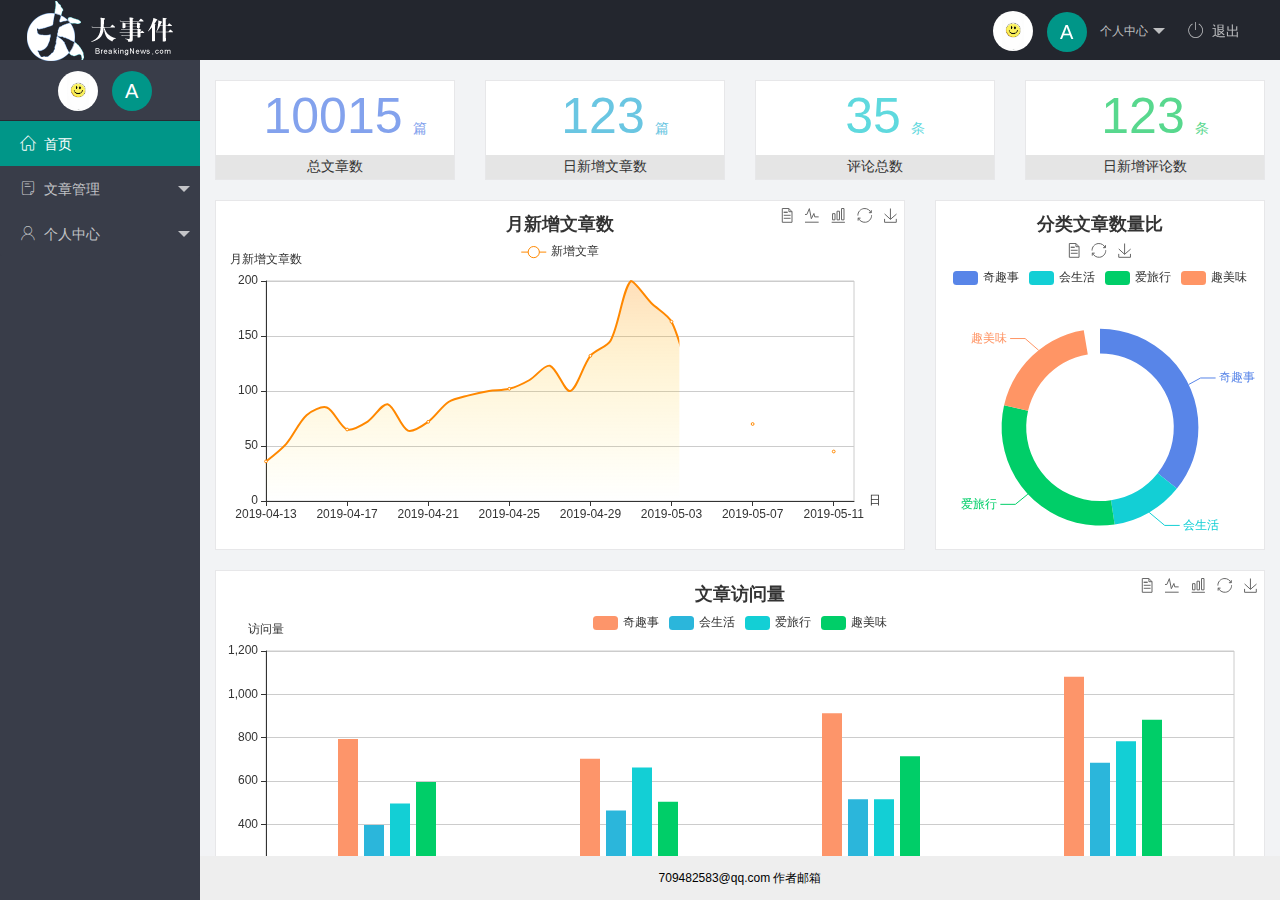
<file: index.html>
<!DOCTYPE html>
<html lang="en">
  <head>
    <meta charset="UTF-8" />
    <meta name="viewport" content="width=device-width, initial-scale=1.0" />
    <title>后台主页</title>
    <!-- 导入 layui 的样式表 -->
    <link rel="stylesheet" href="/assets/lib/layui/css/layui.css" />
    <!-- 导入第三方图标库 -->
    <link rel="stylesheet" href="/assets/fonts/iconfont.css" />
    <!-- 导入自己的样式表 -->
    <link rel="stylesheet" href="/assets/css/index.css" />
  </head>
  <body class="layui-layout-body">
    <div class="layui-layout layui-layout-admin">
      <div class="layui-header">
        <div class="layui-logo">
          <img src="/assets/images/logo.png" alt="" />
        </div>
        <!-- 头部区域（可配合layui已有的水平导航） -->
        <ul class="layui-nav layui-layout-right">
          <li class="layui-nav-item">
            <a href="javascript:;" class="userinfo">
              <img src="/assets/images/touxiang11.webp" class="layui-nav-img" />
              <span class="text-avatar">A</span>
              个人中心
            </a>
            <dl class="layui-nav-child">
              <dd><a href="">基本资料</a></dd>
              <dd><a href="">更换头像</a></dd>
              <dd><a href="">重置密码</a></dd>
            </dl>
          </li>
          <li class="layui-nav-item">
            <a href="javascript:;"  id="btnLogout"><span class="iconfont icon-tuichu"></span>退出</a>
          </li>
        </ul>
      </div>

      <div class="layui-side layui-bg-black">
        <div class="layui-side-scroll">
          <div class="userinfo">
            <img src="/assets/images/touxiang11.webp" class="layui-nav-img" />
            <span class="text-avatar">A</span>
            <span id="welcome"></span>
          </div>
          <!-- 左侧导航区域（可配合layui已有的垂直导航） -->
          <ul class="layui-nav layui-nav-tree" lay-shrink="all">
            <li class="layui-nav-item layui-this">
              <a href="/home/dashboard.html" target="fm"
                ><span class="iconfont icon-home"></span>首页</a
              >
            </li>
            <li class="layui-nav-item">
              <a class="" href="javascript:;"
                ><span class="iconfont icon-16"></span>文章管理</a
              >
              <dl class="layui-nav-child">
                <dd>
                  <a href="javascript:;"
                    ><i class="layui-icon layui-icon-app"></i>文章类别</a
                  >
                </dd>
                <dd>
                  <a href="javascript:;"
                    ><i class="layui-icon layui-icon-app"></i>文章列表</a
                  >
                </dd>
                <dd>
                  <a href="javascript:;"
                    ><i class="layui-icon layui-icon-app"></i>发布文章</a
                  >
                </dd>
              </dl>
            </li>
            <li class="layui-nav-item">
              <a href="javascript:;"
                ><span class="iconfont icon-user"></span>个人中心</a
              >
              <dl class="layui-nav-child">
                <dd>
                  <a href="javascript:;"
                    ><i class="layui-icon layui-icon-app"></i>基本资料</a
                  >
                </dd>
                <dd>
                  <a href="javascript:;"
                    ><i class="layui-icon layui-icon-app"></i>更换头像</a
                  >
                </dd>
                <dd>
                  <a href="javascript:;"
                    ><i class="layui-icon layui-icon-app"></i>重置密码</a
                  >
                </dd>
              </dl>
            </li>
          </ul>
        </div>
      </div>

      <div class="layui-body">
        <!-- 内容主体区域 -->
        <iframe name="fm" src="/home/dashboard.html" frameborder="0"></iframe>
      </div>

      <div class="layui-footer">
        <!-- 底部固定区域 -->
        709482583@qq.com  作者邮箱
      </div>
    </div>
    <!-- 导入 layui 的JS文件 -->
    <script src="/assets/lib/layui/layui.all.js"></script>
    <script src="/assets/lib/jquery.js"></script>
    <script src="/assets/js/bassAPI.js"></script>
    <script src="/assets/js/index.js"></script>
  </body>
</html>
</file>
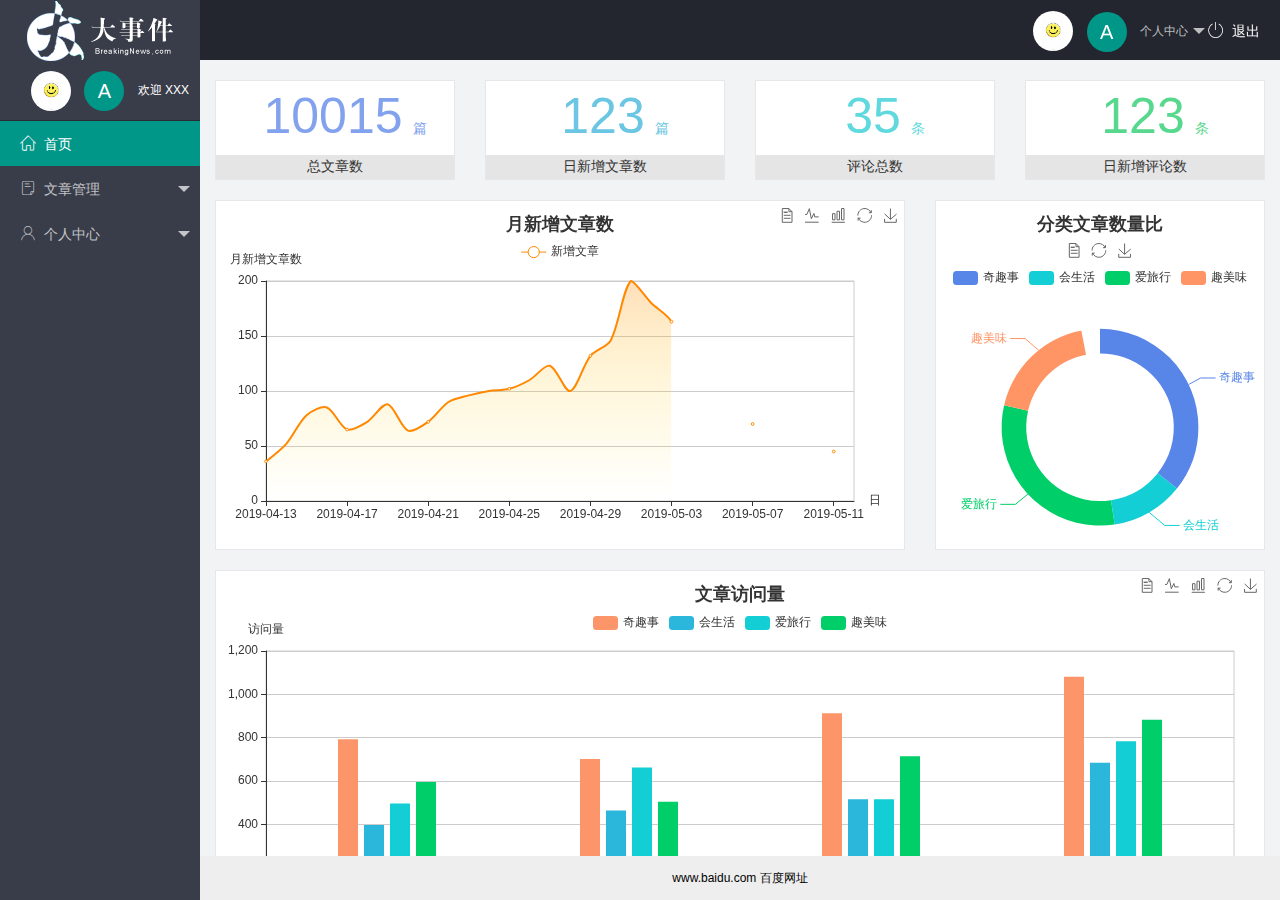
<file: layuiindex.html>
<!DOCTYPE html>
<html lang="en">
  <head>
    <meta charset="UTF-8" />
    <meta http-equiv="X-UA-Compatible" content="IE=edge" />
    <meta name="viewport" content="width=device-width, initial-scale=1.0" />
    <title>后台管理主页</title>
    <!-- 导入layUI的样式 -->
    <link rel="stylesheet" href="./assets/lib/layui/css/layui.css" />

    <link rel="stylesheet" href="./assets/css/index.css" />
    <link rel="stylesheet" href="./assets/fonts/iconfont.css" />
  </head>
  <body>
    <div class="layui-layout layui-layout-admin">
      <div class="layui-header">
        <div class="layui-logo layui-hide-xs layui-bg-black">
          <img src="./assets/images/logo.png" alt="" />
        </div>
        <!-- 头部区域（可配合layui 已有的水平导航） -->

        <ul class="layui-nav layui-layout-right">
          <li class="layui-nav-item layui-hide layui-show-md-inline-block">
            <a href="javascript:;" class="userinfo">
              <img
                src="./assets/images/touxiang11.webp"
                class="layui-nav-img"
              />
              <span class="text-avatar">A</span>
              个人中心
            </a>
            <dl class="layui-nav-child">
              <dd><a href="javascript:;">基本资料</a></dd>
              <dd><a href="javascript:;">更换头像</a></dd>
              <dd><a href="javascript:;">重置密码</a></dd>
            </dl>
          </li>
          <li class="layui-nav-item">
            <span class="iconfont icon-tuichu"></span>退出
          </li>
        </ul>
      </div>

      <div class="layui-side layui-bg-black">
        <div class="layui-side-scroll">
          <div class="userinfo">
            <img src="./assets/images/touxiang11.webp" class="layui-nav-img" />
            <span class="text-avatar">A</span>
            <span id="wecome">欢迎 XXX</span>
          </div>
          <!-- 左侧导航区域（可配合layui已有的垂直导航） -->
          <ul class="layui-nav layui-nav-tree" lay-shrink="all">
            <li class="layui-nav-item layui-this">
              <a href="./home/dashboard.html" target="fm">
                <span class="iconfont icon-home"></span>首页</a
              >
            </li>
            <li class="layui-nav-item">
              <a class="" href="javascript:;"
                ><span class="iconfont icon-16"></span>文章管理</a
              >
              <dl class="layui-nav-child">
                <dd>
                  <a href="javascript:;"
                    ><i class="layui-icon layui-icon-file-b"></i> 文章类别</a
                  >
                </dd>
                <dd>
                  <a href="javascript:;"
                    ><i class="layui-icon layui-icon-list"></i>文章列表</a
                  >
                </dd>
                <dd>
                  <a href="javascript:;">
                    <i class="layui-icon layui-icon-release"></i>发布文章</a
                  >
                </dd>
              </dl>
            </li>
            <li class="layui-nav-item">
              <a href="javascript:;"
                ><span class="iconfont icon-user"></span>个人中心</a
              >
              <dl class="layui-nav-child">
                <dd>
                  <a href="javascript:;"
                    ><i class="layui-icon layui-icon-file-b"></i> 基本资料</a
                  >
                </dd>
                <dd>
                  <a href="javascript:;"
                    ><i class="layui-icon layui-icon-file-b"></i> 更换头像</a
                  >
                </dd>
                <dd>
                  <a href="javascript:;"
                    ><i class="layui-icon layui-icon-file-b"></i> 重置密码</a
                  >
                </dd>
              </dl>
            </li>
          </ul>
        </div>
      </div>

      <div class="layui-body">
        <!-- 内容主体区域 -->
        <iframe name="fm" src="./home/dashboard.html" frameborder="0"></iframe>
      </div>

      <div class="layui-footer">
        <!-- 底部固定区域 -->
        www.baidu.com 百度网址
      </div>
    </div>
    <script src="./assets/lib/layui/layui.all.js"></script>
  </body>
</html>
</file>
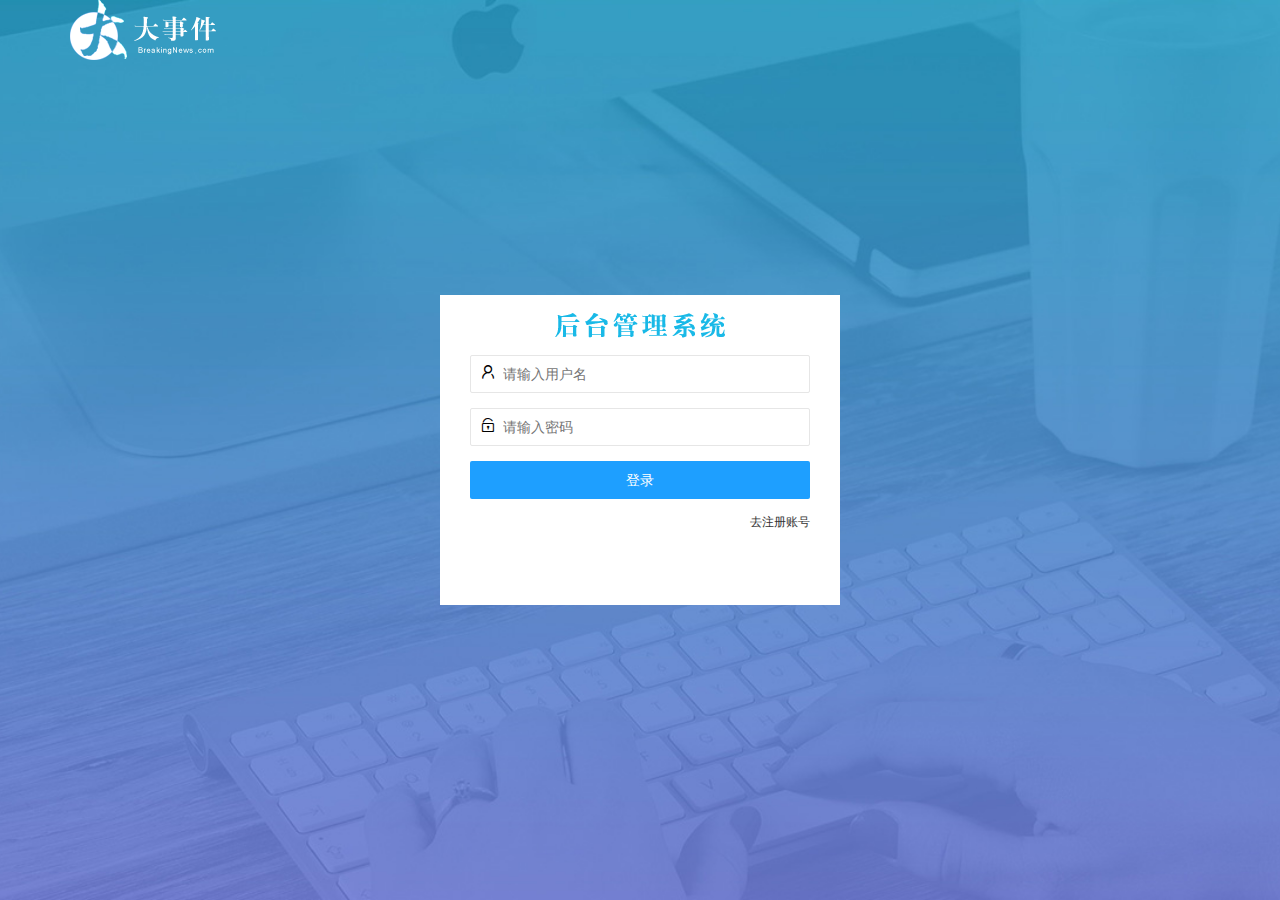
<file: login.html>
<!DOCTYPE html>
<html lang="en">
  <head>
    <meta charset="UTF-8" />
    <meta http-equiv="X-UA-Compatible" content="IE=edge" />
    <meta name="viewport" content="width=device-width, initial-scale=1.0" />
    <title>大事件——登录\注册</title>
    <link rel="shortcut icon" href="/assets/images/logo.png" type="image/x-icon" />
    <link rel="stylesheet" href="/assets/lib/layui/css/layui.css" />
    <link rel="stylesheet" href="/assets/css/login.css" />
  </head>
  <body>
    <!-- 头部logo区 -->
    <div class="layui-main">
      <img src="/assets/images/logo.png" alt="" />
    </div>
    <!-- 登录注册区 -->
    <div class="loginAndRegBox">
      <div class="title_box"></div>
      <!-- 登录 -->
      <div class="login_box">
        <!-- 登录表单 -->
        <form class="layui-form" id="form-login">
          <!-- 账户名 -->
          <div class="layui-form-item">
            <i class="layui-icon layui-icon-username"></i>

            <input
              type="text"
              name="username"
              required
              lay-verify="required"
              placeholder="请输入用户名"
              autocomplete="off"
              class="layui-input"
            />
          </div>
          <!-- 密码 -->
          <div class="layui-form-item">
            <i class="layui-icon layui-icon-password"></i>
            <input
              type="password"
              name="password"
              required
              lay-verify="required|pwd"
              placeholder="请输入密码"
              autocomplete="off"
              class="layui-input"
            />
          </div>
          <div class="layui-form-item">
            <button
              class="layui-btn layui-btn-fluid layui-btn-normal"
              lay-submit
            >
              登录
            </button>
          </div>
          <div class="layui-form-item links">
            <a href="javascript:;" id="link_reg">去注册账号</a>
          </div>
        </form>
      </div>
      <!-- 注册 -->
      <div class="reg_box">
        <form class="layui-form" id="form_reg">
          <!-- 账户名 -->
          <div class="layui-form-item">
            <i class="layui-icon layui-icon-username"></i>

            <input
              type="text"
              name="username"
              required
              lay-verify="required"
              placeholder="请输入用户名"
              autocomplete="off"
              class="layui-input"
            />
          </div>
          <!-- 密码 -->
          <div class="layui-form-item">
            <i class="layui-icon layui-icon-password"></i>
            <input
              type="password"
              name="password"
              required
              lay-verify="required|pwd"
              placeholder="请输入密码"
              autocomplete="off"
              class="layui-input"
            />
          </div>
          <!-- 密码区确认 -->
          <div class="layui-form-item">
            <i class="layui-icon layui-icon-password"></i>
            <input
              type="password"
              name="repassword"
              required
              lay-verify="required|pwd|repwd"
              placeholder="再次确认密码"
              autocomplete="off"
              class="layui-input"
            />
          </div>
          <div class="layui-form-item">
            <button
              class="layui-btn layui-btn-fluid layui-btn-normal"
              lay-submit
            >
              注册
            </button>
          </div>
          <div class="layui-form-item links">
            <a href="javascript:;" id="link_login">去登录</a>
          </div>
        </form>
      </div>
    </div>
    <!-- 导入layUI  js文件 -->
    <script src="/assets/lib/layui/layui.all.js"></script>
    <!-- 导入jQuery -->
    <script src="/assets/lib/jquery.js"></script>
    <!-- 导入自己封装的API -->
    <script src="/assets/js/bassAPI.js"></script>
    <!-- 导入登录注册 -->
    <script src="/assets/js/login.js"></script>
  </body>
</html>
</file>
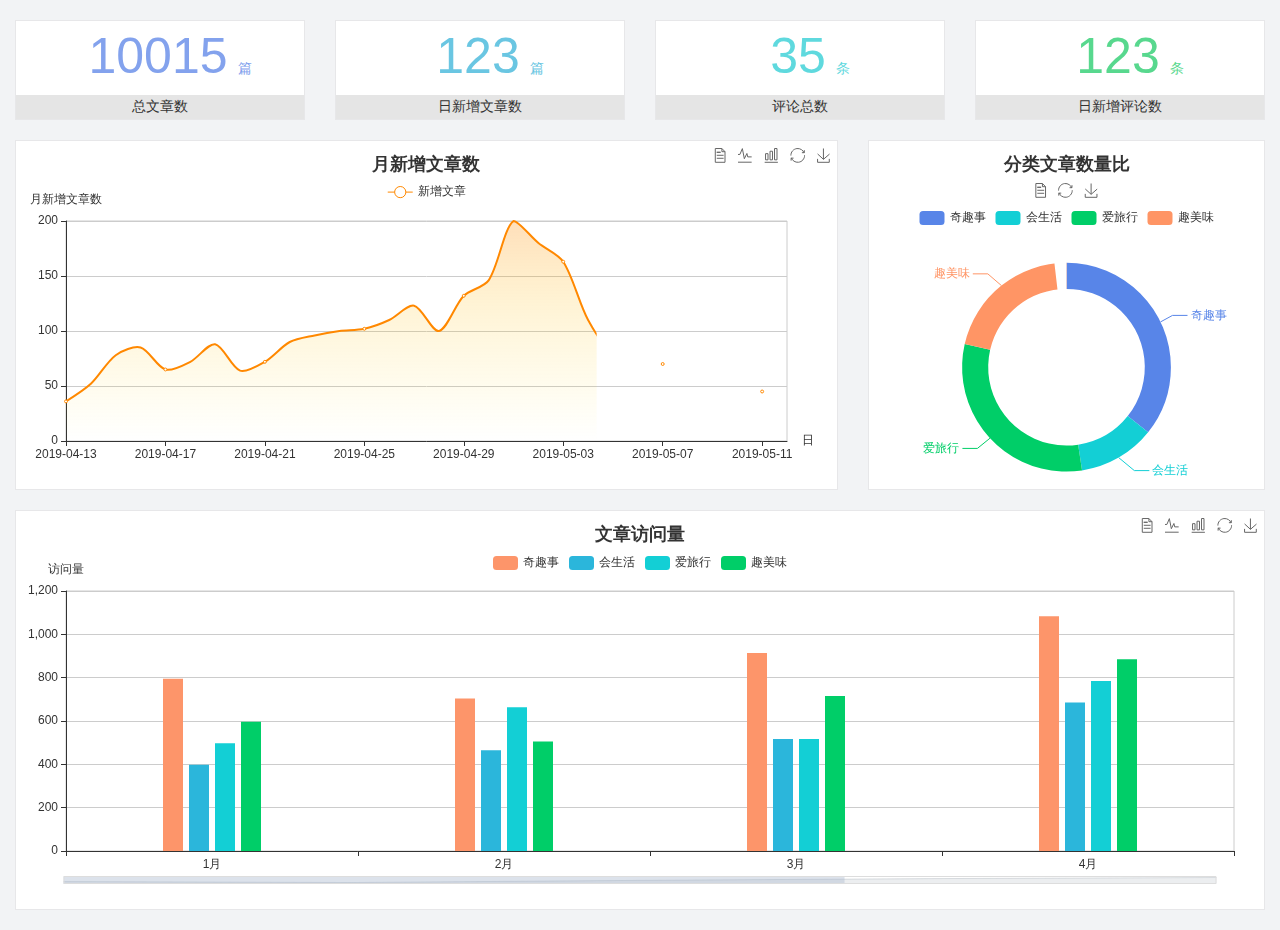
<file: home/dashboard.html>
<!DOCTYPE html>
<html lang="en">
  <head>
    <meta charset="UTF-8" />
    <meta name="viewport" content="width=device-width, initial-scale=1.0" />
    <meta http-equiv="X-UA-Compatible" content="ie=edge" />
    <title>图表统计</title>
    <link rel="stylesheet" href="../../assets/lib/bootstrap.css" />
    <link rel="stylesheet" href="../../assets/lib/main.css" />
    <script src="../../assets/lib/jquery.js"></script>
    <script
      type="text/javascript"
      src="../../assets/lib/echarts.min.js"
    ></script>
  </head>

  <body>
    <div class="container-fluid">
      <div class="row spannel_list">
        <div class="col-sm-3 col-xs-6">
          <div class="spannel">
            <em>10015</em><span>篇</span>
            <b>总文章数</b>
          </div>
        </div>
        <div class="col-sm-3 col-xs-6">
          <div class="spannel scolor01">
            <em>123</em><span>篇</span>
            <b>日新增文章数</b>
          </div>
        </div>
        <div class="col-sm-3 col-xs-6">
          <div class="spannel scolor02">
            <em>35</em><span>条</span>
            <b>评论总数</b>
          </div>
        </div>
        <div class="col-sm-3 col-xs-6">
          <div class="spannel scolor03">
            <em>123</em><span>条</span>
            <b>日新增评论数</b>
          </div>
        </div>
      </div>
    </div>

    <div class="container-fluid">
      <div class="row curve-pie">
        <div class="col-lg-8 col-md-8">
          <div class="gragh_pannel" id="curve_show"></div>
        </div>
        <div class="col-lg-4 col-md-4">
          <div class="gragh_pannel" id="pie_show"></div>
        </div>
      </div>
    </div>

    <div class="container-fluid">
      <div class="column_pannel" id="column_show"></div>
    </div>

    <script>
      var oChart = echarts.init(document.getElementById("curve_show"));
      var aList_all = [
        { count: 36, date: "2019-04-13" },
        { count: 52, date: "2019-04-14" },
        { count: 78, date: "2019-04-15" },
        { count: 85, date: "2019-04-16" },
        { count: 65, date: "2019-04-17" },
        { count: 72, date: "2019-04-18" },
        { count: 88, date: "2019-04-19" },
        { count: 64, date: "2019-04-20" },
        { count: 72, date: "2019-04-21" },
        { count: 90, date: "2019-04-22" },
        { count: 96, date: "2019-04-23" },
        { count: 100, date: "2019-04-24" },
        { count: 102, date: "2019-04-25" },
        { count: 110, date: "2019-04-26" },
        { count: 123, date: "2019-04-27" },
        { count: 100, date: "2019-04-28" },
        { count: 132, date: "2019-04-29" },
        { count: 146, date: "2019-04-30" },
        { count: 200, date: "2019-05-01" },
        { count: 180, date: "2019-05-02" },
        { count: 163, date: "2019-05-03" },
        { count: 110, date: "2019-05-04" },
        { count: 80, date: "2019-05-05" },
        { count: 82, date: "2019-05-06" },
        { count: 70, date: "2019-05-07" },
        { count: 65, date: "2019-05-08" },
        { count: 54, date: "2019-05-09" },
        { count: 40, date: "2019-05-10" },
        { count: 45, date: "2019-05-11" },
        { count: 38, date: "2019-05-12" },
      ];

      let aCount = [];
      let aDate = [];

      for (var i = 0; i < aList_all.length; i++) {
        aCount.push(aList_all[i].count);
        aDate.push(aList_all[i].date);
      }

      var chartopt = {
        title: {
          text: "月新增文章数",
          left: "center",
          top: "10",
        },
        tooltip: {
          trigger: "axis",
        },
        legend: {
          data: ["新增文章"],
          top: "40",
        },
        toolbox: {
          show: true,
          feature: {
            mark: { show: true },
            dataView: { show: true, readOnly: false },
            magicType: { show: true, type: ["line", "bar"] },
            restore: { show: true },
            saveAsImage: { show: true },
          },
        },
        calculable: true,
        xAxis: [
          {
            name: "日",
            type: "category",
            boundaryGap: false,
            data: aDate,
          },
        ],
        yAxis: [
          {
            name: "月新增文章数",
            type: "value",
          },
        ],
        series: [
          {
            name: "新增文章",
            type: "line",
            smooth: true,
            itemStyle: {
              normal: { areaStyle: { type: "default" }, color: "#f80" },
              lineStyle: { color: "#f80" },
            },
            data: aCount,
          },
        ],
        areaStyle: {
          normal: {
            color: new echarts.graphic.LinearGradient(0, 0, 0, 1, [
              {
                offset: 0,
                color: "rgba(255,136,0,0.39)",
              },
              {
                offset: 0.34,
                color: "rgba(255,180,0,0.25)",
              },
              {
                offset: 1,
                color: "rgba(255,222,0,0.00)",
              },
            ]),
          },
        },
        grid: {
          show: true,
          x: 50,
          x2: 50,
          y: 80,
          height: 220,
        },
      };

      oChart.setOption(chartopt);

      var oPie = echarts.init(document.getElementById("pie_show"));
      var oPieopt = {
        title: {
          top: 10,
          text: "分类文章数量比",
          x: "center",
        },
        tooltip: {
          trigger: "item",
          formatter: "{a} <br/>{b} : {c} ({d}%)",
        },
        color: ["#5885e8", "#13cfd5", "#00ce68", "#ff9565"],
        legend: {
          x: "center",
          top: 65,
          data: ["奇趣事", "会生活", "爱旅行", "趣美味"],
        },
        toolbox: {
          show: true,
          x: "center",
          top: 35,
          feature: {
            mark: { show: true },
            dataView: { show: true, readOnly: false },
            magicType: {
              show: true,
              type: ["pie", "funnel"],
              option: {
                funnel: {
                  x: "25%",
                  width: "50%",
                  funnelAlign: "left",
                  max: 1548,
                },
              },
            },
            restore: { show: true },
            saveAsImage: { show: true },
          },
        },
        calculable: true,
        series: [
          {
            name: "访问来源",
            type: "pie",
            radius: ["45%", "60%"],
            center: ["50%", "65%"],
            data: [
              { value: 300, name: "奇趣事" },
              { value: 100, name: "会生活" },
              { value: 260, name: "爱旅行" },
              { value: 180, name: "趣美味" },
            ],
          },
        ],
      };
      oPie.setOption(oPieopt);

      var oColumn = this.echarts.init(document.getElementById("column_show"));
      var oColumnopt = {
        title: {
          text: "文章访问量",
          left: "center",
          top: "10",
        },
        tooltip: {
          trigger: "axis",
        },
        legend: {
          data: ["奇趣事", "会生活", "爱旅行", "趣美味"],
          top: "40",
        },
        toolbox: {
          show: true,
          feature: {
            mark: { show: true },
            dataView: { show: true, readOnly: false },
            magicType: { show: true, type: ["line", "bar"] },
            restore: { show: true },
            saveAsImage: { show: true },
          },
        },
        calculable: true,
        xAxis: [
          {
            type: "category",
            data: ["1月", "2月", "3月", "4月", "5月"],
          },
        ],
        yAxis: [
          {
            name: "访问量",
            type: "value",
          },
        ],
        series: [
          {
            name: "奇趣事",
            type: "bar",
            barWidth: 20,
            itemStyle: {
              normal: { areaStyle: { type: "default" }, color: "#fd956a" },
            },
            data: [800, 708, 920, 1090, 1200],
          },
          {
            name: "会生活",
            type: "bar",
            barWidth: 20,
            itemStyle: {
              normal: { areaStyle: { type: "default" }, color: "#2bb6db" },
            },
            data: [400, 468, 520, 690, 800],
          },
          {
            name: "爱旅行",
            type: "bar",
            barWidth: 20,
            itemStyle: {
              normal: { areaStyle: { type: "default" }, color: "#13cfd5" },
            },
            data: [500, 668, 520, 790, 900],
          },
          {
            name: "趣美味",
            type: "bar",
            barWidth: 20,
            itemStyle: {
              normal: { areaStyle: { type: "default" }, color: "#00ce68" },
            },
            data: [600, 508, 720, 890, 1000],
          },
        ],
        grid: {
          show: true,
          x: 50,
          x2: 30,
          y: 80,
          height: 260,
        },
        dataZoom: [
          //给x轴设置滚动条
          {
            start: 0, //默认为0
            end: 100 - 1000 / 31, //默认为100
            type: "slider",
            show: true,
            xAxisIndex: [0],
            handleSize: 0, //滑动条的 左右2个滑动条的大小
            height: 8, //组件高度
            left: 45, //左边的距离
            right: 50, //右边的距离
            bottom: 26, //右边的距离
            handleColor: "#ddd", //h滑动图标的颜色
            handleStyle: {
              borderColor: "#cacaca",
              borderWidth: "1",
              shadowBlur: 2,
              background: "#ddd",
              shadowColor: "#ddd",
            },
          },
        ],
      };
      oColumn.setOption(oColumnopt);
    </script>
  </body>
</html>
</file>
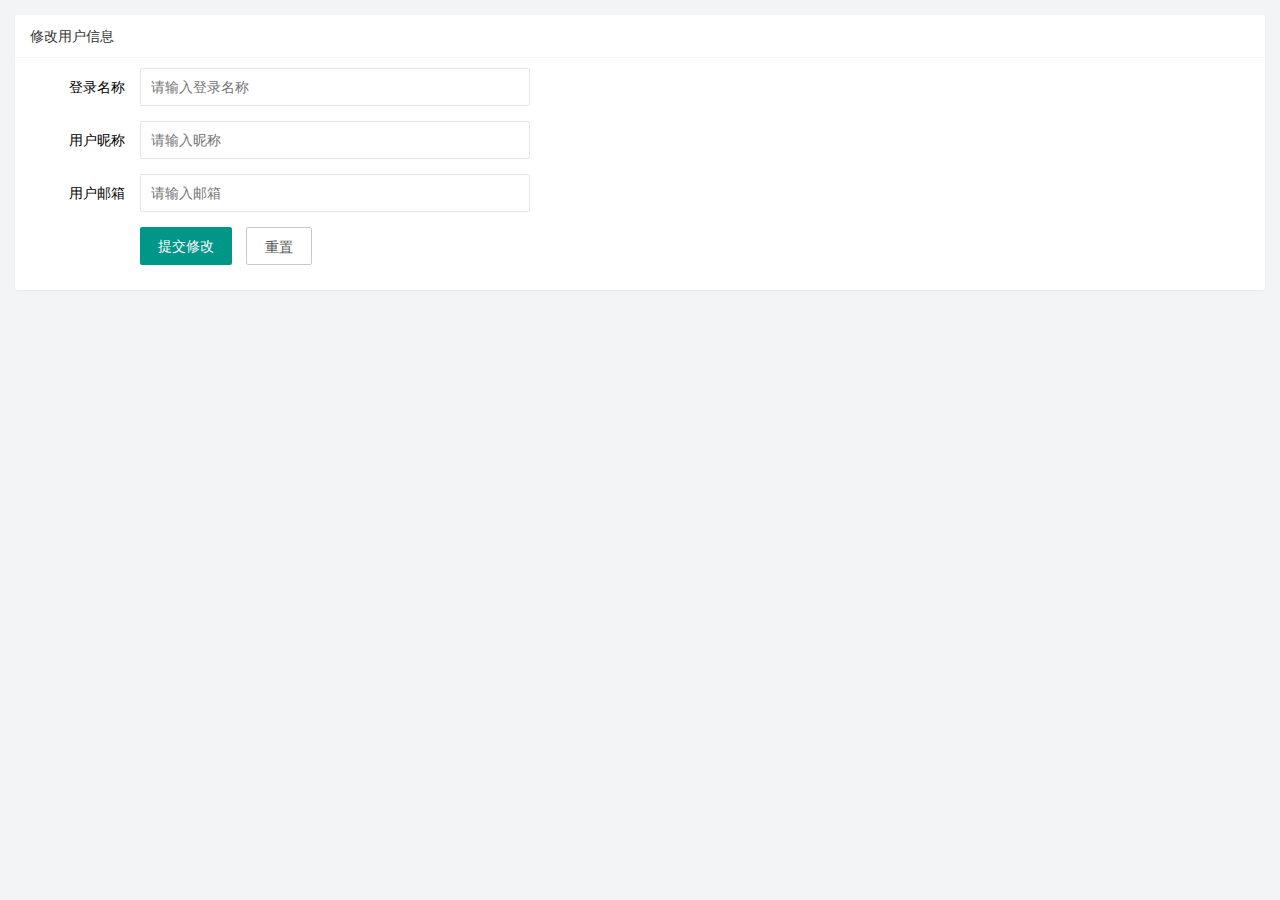
<file: user/user_info.html>
<!DOCTYPE html>
<html lang="en">
  <head>
    <meta charset="UTF-8" />
    <meta http-equiv="X-UA-Compatible" content="IE=edge" />
    <meta name="viewport" content="width=device-width, initial-scale=1.0" />
    <title>个人</title>
    <link rel="stylesheet" href="../assets/lib/layui/css/layui.css" />
    <link rel="stylesheet" href="../assets/css/user_info.css" />
  </head>
  <body>
    <!-- 卡片区域 -->

    <div class="layui-card">
      <div class="layui-card-header">修改用户信息</div>
      <div class="layui-card-body">
        <form class="layui-form" action="">
          <div class="layui-form-item">
            <label class="layui-form-label">登录名称</label>
            <div class="layui-input-block">
              <input
                type="text"
                name="username"
                required
                lay-verify="required"
                placeholder="请输入登录名称"
                autocomplete="off"
                class="layui-input"
                readonly
              />
            </div>
          </div>
          <div class="layui-form-item">
            <label class="layui-form-label">用户昵称</label>
            <div class="layui-input-block">
              <input
                type="text"
                name="nickname"
                required
                lay-verify="required|nickname"
                placeholder="请输入昵称"
                autocomplete="off"
                class="layui-input"
              />
            </div>
          </div>
          <div class="layui-form-item">
            <label class="layui-form-label">用户邮箱</label>
            <div class="layui-input-block">
              <input
                type="text"
                name="email"
                required
                lay-verify="required|email"
                placeholder="请输入邮箱"
                autocomplete="off"
                class="layui-input"
              />
            </div>
          </div>
          <div class="layui-form-item">
            <div class="layui-input-block">
              <button class="layui-btn" lay-submit lay-filter="formDemo">
                提交修改
              </button>
              <button type="reset" class="layui-btn layui-btn-primary">
                重置
              </button>
            </div>
          </div>
        </form>
      </div>
    </div>

    <script src="../assets/lib/layui/layui.all.js"></script>
    <script src="../assets/lib/jquery.js"></script>
    <script src="../assets/js/bassAPI.js"></script>
    <script src="../assets/js/user/user_info.js"></script>
  </body>
</html>
</file>
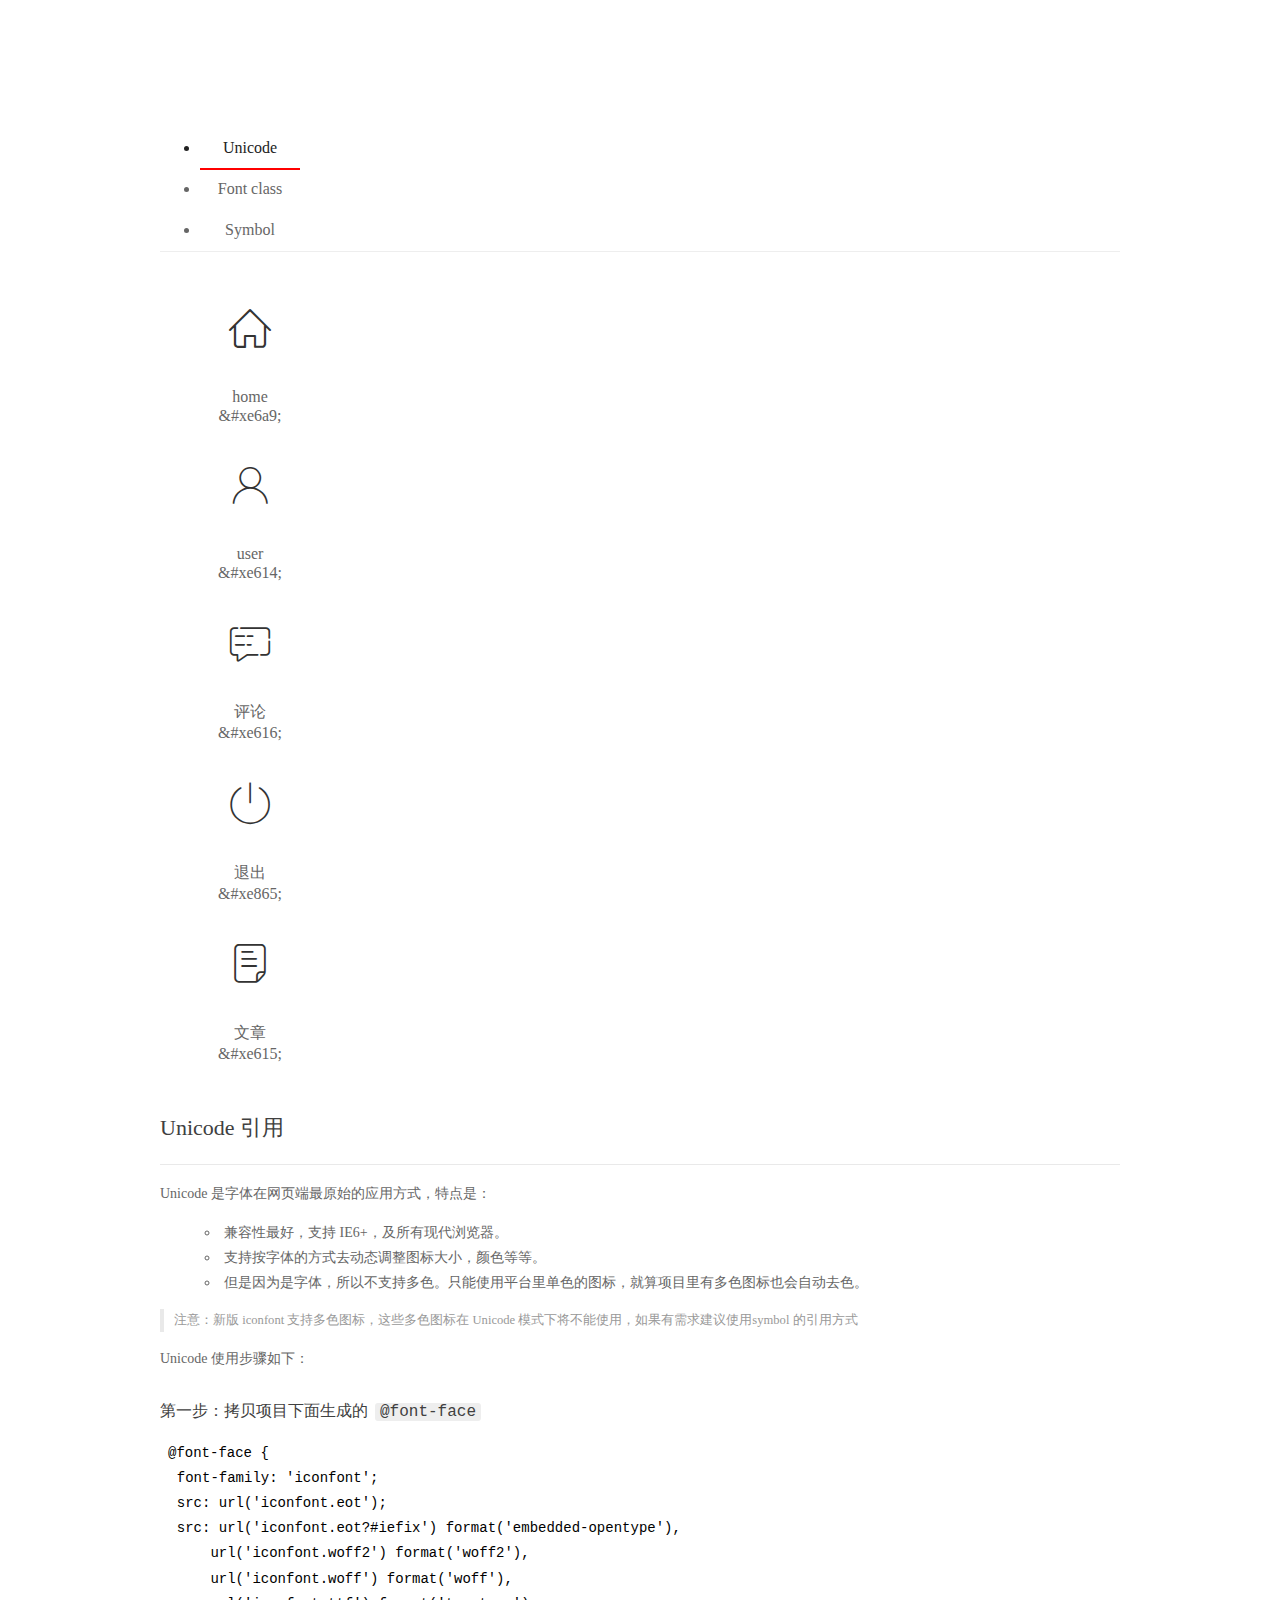
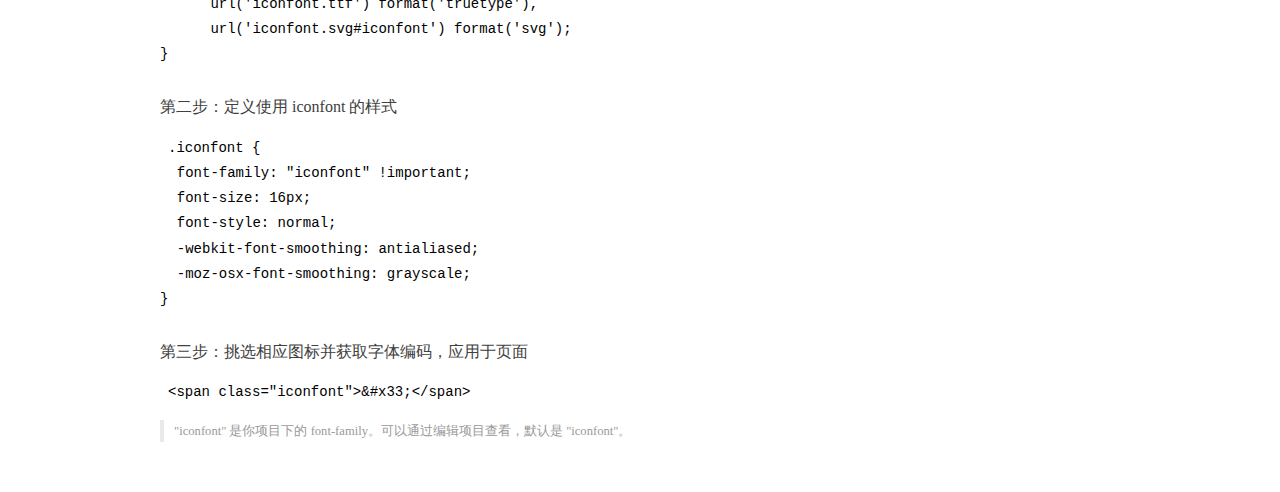
<file: assets/fonts/demo_index.html>
<!DOCTYPE html>
<html>
<head>
  <meta charset="utf-8"/>
  <title>IconFont Demo</title>
  <link rel="shortcut icon" href="https://gtms04.alicdn.com/tps/i4/TB1_oz6GVXXXXaFXpXXJDFnIXXX-64-64.ico" type="image/x-icon"/>
  <link rel="stylesheet" href="https://g.alicdn.com/thx/cube/1.3.2/cube.min.css">
  <link rel="stylesheet" href="demo.css">
  <link rel="stylesheet" href="iconfont.css">
  <script src="iconfont.js"></script>
  <!-- jQuery -->
  <script src="https://a1.alicdn.com/oss/uploads/2018/12/26/7bfddb60-08e8-11e9-9b04-53e73bb6408b.js"></script>
  <!-- 代码高亮 -->
  <script src="https://a1.alicdn.com/oss/uploads/2018/12/26/a3f714d0-08e6-11e9-8a15-ebf944d7534c.js"></script>
</head>
<body>
  <div class="main">
    <h1 class="logo"><a href="https://www.iconfont.cn/" title="iconfont 首页" target="_blank">&#xe86b;</a></h1>
    <div class="nav-tabs">
      <ul id="tabs" class="dib-box">
        <li class="dib active"><span>Unicode</span></li>
        <li class="dib"><span>Font class</span></li>
        <li class="dib"><span>Symbol</span></li>
      </ul>
      
    </div>
    <div class="tab-container">
      <div class="content unicode" style="display: block;">
          <ul class="icon_lists dib-box">
          
            <li class="dib">
              <span class="icon iconfont">&#xe6a9;</span>
                <div class="name">home</div>
                <div class="code-name">&amp;#xe6a9;</div>
              </li>
          
            <li class="dib">
              <span class="icon iconfont">&#xe614;</span>
                <div class="name">user</div>
                <div class="code-name">&amp;#xe614;</div>
              </li>
          
            <li class="dib">
              <span class="icon iconfont">&#xe616;</span>
                <div class="name">评论</div>
                <div class="code-name">&amp;#xe616;</div>
              </li>
          
            <li class="dib">
              <span class="icon iconfont">&#xe865;</span>
                <div class="name">退出</div>
                <div class="code-name">&amp;#xe865;</div>
              </li>
          
            <li class="dib">
              <span class="icon iconfont">&#xe615;</span>
                <div class="name">文章</div>
                <div class="code-name">&amp;#xe615;</div>
              </li>
          
          </ul>
          <div class="article markdown">
          <h2 id="unicode-">Unicode 引用</h2>
          <hr>

          <p>Unicode 是字体在网页端最原始的应用方式，特点是：</p>
          <ul>
            <li>兼容性最好，支持 IE6+，及所有现代浏览器。</li>
            <li>支持按字体的方式去动态调整图标大小，颜色等等。</li>
            <li>但是因为是字体，所以不支持多色。只能使用平台里单色的图标，就算项目里有多色图标也会自动去色。</li>
          </ul>
          <blockquote>
            <p>注意：新版 iconfont 支持多色图标，这些多色图标在 Unicode 模式下将不能使用，如果有需求建议使用symbol 的引用方式</p>
          </blockquote>
          <p>Unicode 使用步骤如下：</p>
          <h3 id="-font-face">第一步：拷贝项目下面生成的 <code>@font-face</code></h3>
<pre><code class="language-css"
>@font-face {
  font-family: 'iconfont';
  src: url('iconfont.eot');
  src: url('iconfont.eot?#iefix') format('embedded-opentype'),
      url('iconfont.woff2') format('woff2'),
      url('iconfont.woff') format('woff'),
      url('iconfont.ttf') format('truetype'),
      url('iconfont.svg#iconfont') format('svg');
}
</code></pre>
          <h3 id="-iconfont-">第二步：定义使用 iconfont 的样式</h3>
<pre><code class="language-css"
>.iconfont {
  font-family: "iconfont" !important;
  font-size: 16px;
  font-style: normal;
  -webkit-font-smoothing: antialiased;
  -moz-osx-font-smoothing: grayscale;
}
</code></pre>
          <h3 id="-">第三步：挑选相应图标并获取字体编码，应用于页面</h3>
<pre>
<code class="language-html"
>&lt;span class="iconfont"&gt;&amp;#x33;&lt;/span&gt;
</code></pre>
          <blockquote>
            <p>"iconfont" 是你项目下的 font-family。可以通过编辑项目查看，默认是 "iconfont"。</p>
          </blockquote>
          </div>
      </div>
      <div class="content font-class">
        <ul class="icon_lists dib-box">
          
          <li class="dib">
            <span class="icon iconfont icon-home"></span>
            <div class="name">
              home
            </div>
            <div class="code-name">.icon-home
            </div>
          </li>
          
          <li class="dib">
            <span class="icon iconfont icon-user"></span>
            <div class="name">
              user
            </div>
            <div class="code-name">.icon-user
            </div>
          </li>
          
          <li class="dib">
            <span class="icon iconfont icon-pinglun"></span>
            <div class="name">
              评论
            </div>
            <div class="code-name">.icon-pinglun
            </div>
          </li>
          
          <li class="dib">
            <span class="icon iconfont icon-tuichu"></span>
            <div class="name">
              退出
            </div>
            <div class="code-name">.icon-tuichu
            </div>
          </li>
          
          <li class="dib">
            <span class="icon iconfont icon-16"></span>
            <div class="name">
              文章
            </div>
            <div class="code-name">.icon-16
            </div>
          </li>
          
        </ul>
        <div class="article markdown">
        <h2 id="font-class-">font-class 引用</h2>
        <hr>

        <p>font-class 是 Unicode 使用方式的一种变种，主要是解决 Unicode 书写不直观，语意不明确的问题。</p>
        <p>与 Unicode 使用方式相比，具有如下特点：</p>
        <ul>
          <li>兼容性良好，支持 IE8+，及所有现代浏览器。</li>
          <li>相比于 Unicode 语意明确，书写更直观。可以很容易分辨这个 icon 是什么。</li>
          <li>因为使用 class 来定义图标，所以当要替换图标时，只需要修改 class 里面的 Unicode 引用。</li>
          <li>不过因为本质上还是使用的字体，所以多色图标还是不支持的。</li>
        </ul>
        <p>使用步骤如下：</p>
        <h3 id="-fontclass-">第一步：引入项目下面生成的 fontclass 代码：</h3>
<pre><code class="language-html">&lt;link rel="stylesheet" href="./iconfont.css"&gt;
</code></pre>
        <h3 id="-">第二步：挑选相应图标并获取类名，应用于页面：</h3>
<pre><code class="language-html">&lt;span class="iconfont icon-xxx"&gt;&lt;/span&gt;
</code></pre>
        <blockquote>
          <p>"
            iconfont" 是你项目下的 font-family。可以通过编辑项目查看，默认是 "iconfont"。</p>
        </blockquote>
      </div>
      </div>
      <div class="content symbol">
          <ul class="icon_lists dib-box">
          
            <li class="dib">
                <svg class="icon svg-icon" aria-hidden="true">
                  <use xlink:href="#icon-home"></use>
                </svg>
                <div class="name">home</div>
                <div class="code-name">#icon-home</div>
            </li>
          
            <li class="dib">
                <svg class="icon svg-icon" aria-hidden="true">
                  <use xlink:href="#icon-user"></use>
                </svg>
                <div class="name">user</div>
                <div class="code-name">#icon-user</div>
            </li>
          
            <li class="dib">
                <svg class="icon svg-icon" aria-hidden="true">
                  <use xlink:href="#icon-pinglun"></use>
                </svg>
                <div class="name">评论</div>
                <div class="code-name">#icon-pinglun</div>
            </li>
          
            <li class="dib">
                <svg class="icon svg-icon" aria-hidden="true">
                  <use xlink:href="#icon-tuichu"></use>
                </svg>
                <div class="name">退出</div>
                <div class="code-name">#icon-tuichu</div>
            </li>
          
            <li class="dib">
                <svg class="icon svg-icon" aria-hidden="true">
                  <use xlink:href="#icon-16"></use>
                </svg>
                <div class="name">文章</div>
                <div class="code-name">#icon-16</div>
            </li>
          
          </ul>
          <div class="article markdown">
          <h2 id="symbol-">Symbol 引用</h2>
          <hr>

          <p>这是一种全新的使用方式，应该说这才是未来的主流，也是平台目前推荐的用法。相关介绍可以参考这篇<a href="">文章</a>
            这种用法其实是做了一个 SVG 的集合，与另外两种相比具有如下特点：</p>
          <ul>
            <li>支持多色图标了，不再受单色限制。</li>
            <li>通过一些技巧，支持像字体那样，通过 <code>font-size</code>, <code>color</code> 来调整样式。</li>
            <li>兼容性较差，支持 IE9+，及现代浏览器。</li>
            <li>浏览器渲染 SVG 的性能一般，还不如 png。</li>
          </ul>
          <p>使用步骤如下：</p>
          <h3 id="-symbol-">第一步：引入项目下面生成的 symbol 代码：</h3>
<pre><code class="language-html">&lt;script src="./iconfont.js"&gt;&lt;/script&gt;
</code></pre>
          <h3 id="-css-">第二步：加入通用 CSS 代码（引入一次就行）：</h3>
<pre><code class="language-html">&lt;style&gt;
.icon {
  width: 1em;
  height: 1em;
  vertical-align: -0.15em;
  fill: currentColor;
  overflow: hidden;
}
&lt;/style&gt;
</code></pre>
          <h3 id="-">第三步：挑选相应图标并获取类名，应用于页面：</h3>
<pre><code class="language-html">&lt;svg class="icon" aria-hidden="true"&gt;
  &lt;use xlink:href="#icon-xxx"&gt;&lt;/use&gt;
&lt;/svg&gt;
</code></pre>
          </div>
      </div>

    </div>
  </div>
  <script>
  $(document).ready(function () {
      $('.tab-container .content:first').show()

      $('#tabs li').click(function (e) {
        var tabContent = $('.tab-container .content')
        var index = $(this).index()

        if ($(this).hasClass('active')) {
          return
        } else {
          $('#tabs li').removeClass('active')
          $(this).addClass('active')

          tabContent.hide().eq(index).fadeIn()
        }
      })
    })
  </script>
</body>
</html>
</file>
<file: assets/lib/layui/css/layui.css>
/** layui-v2.5.5 MIT License By https://www.layui.com */
 .layui-inline,img{display:inline-block;vertical-align:middle}h1,h2,h3,h4,h5,h6{font-weight:400}.layui-edge,.layui-header,.layui-inline,.layui-main{position:relative}.layui-body,.layui-edge,.layui-elip{overflow:hidden}.layui-btn,.layui-edge,.layui-inline,img{vertical-align:middle}.layui-btn,.layui-disabled,.layui-icon,.layui-unselect{-moz-user-select:none;-webkit-user-select:none;-ms-user-select:none}.layui-elip,.layui-form-checkbox span,.layui-form-pane .layui-form-label{text-overflow:ellipsis;white-space:nowrap}.layui-breadcrumb,.layui-tree-btnGroup{visibility:hidden}blockquote,body,button,dd,div,dl,dt,form,h1,h2,h3,h4,h5,h6,input,li,ol,p,pre,td,textarea,th,ul{margin:0;padding:0;-webkit-tap-highlight-color:rgba(0,0,0,0)}a:active,a:hover{outline:0}img{border:none}li{list-style:none}table{border-collapse:collapse;border-spacing:0}h4,h5,h6{font-size:100%}button,input,optgroup,option,select,textarea{font-family:inherit;font-size:inherit;font-style:inherit;font-weight:inherit;outline:0}pre{white-space:pre-wrap;white-space:-moz-pre-wrap;white-space:-pre-wrap;white-space:-o-pre-wrap;word-wrap:break-word}body{line-height:24px;font:14px Helvetica Neue,Helvetica,PingFang SC,Tahoma,Arial,sans-serif}hr{height:1px;margin:10px 0;border:0;clear:both}a{color:#333;text-decoration:none}a:hover{color:#777}a cite{font-style:normal;*cursor:pointer}.layui-border-box,.layui-border-box *{box-sizing:border-box}.layui-box,.layui-box *{box-sizing:content-box}.layui-clear{clear:both;*zoom:1}.layui-clear:after{content:'\20';clear:both;*zoom:1;display:block;height:0}.layui-inline{*display:inline;*zoom:1}.layui-edge{display:inline-block;width:0;height:0;border-width:6px;border-style:dashed;border-color:transparent}.layui-edge-top{top:-4px;border-bottom-color:#999;border-bottom-style:solid}.layui-edge-right{border-left-color:#999;border-left-style:solid}.layui-edge-bottom{top:2px;border-top-color:#999;border-top-style:solid}.layui-edge-left{border-right-color:#999;border-right-style:solid}.layui-disabled,.layui-disabled:hover{color:#d2d2d2!important;cursor:not-allowed!important}.layui-circle{border-radius:100%}.layui-show{display:block!important}.layui-hide{display:none!important}@font-face{font-family:layui-icon;src:url(../font/iconfont.eot?v=250);src:url(../font/iconfont.eot?v=250#iefix) format('embedded-opentype'),url(../font/iconfont.woff2?v=250) format('woff2'),url(../font/iconfont.woff?v=250) format('woff'),url(../font/iconfont.ttf?v=250) format('truetype'),url(../font/iconfont.svg?v=250#layui-icon) format('svg')}.layui-icon{font-family:layui-icon!important;font-size:16px;font-style:normal;-webkit-font-smoothing:antialiased;-moz-osx-font-smoothing:grayscale}.layui-icon-reply-fill:before{content:"\e611"}.layui-icon-set-fill:before{content:"\e614"}.layui-icon-menu-fill:before{content:"\e60f"}.layui-icon-search:before{content:"\e615"}.layui-icon-share:before{content:"\e641"}.layui-icon-set-sm:before{content:"\e620"}.layui-icon-engine:before{content:"\e628"}.layui-icon-close:before{content:"\1006"}.layui-icon-close-fill:before{content:"\1007"}.layui-icon-chart-screen:before{content:"\e629"}.layui-icon-star:before{content:"\e600"}.layui-icon-circle-dot:before{content:"\e617"}.layui-icon-chat:before{content:"\e606"}.layui-icon-release:before{content:"\e609"}.layui-icon-list:before{content:"\e60a"}.layui-icon-chart:before{content:"\e62c"}.layui-icon-ok-circle:before{content:"\1005"}.layui-icon-layim-theme:before{content:"\e61b"}.layui-icon-table:before{content:"\e62d"}.layui-icon-right:before{content:"\e602"}.layui-icon-left:before{content:"\e603"}.layui-icon-cart-simple:before{content:"\e698"}.layui-icon-face-cry:before{content:"\e69c"}.layui-icon-face-smile:before{content:"\e6af"}.layui-icon-survey:before{content:"\e6b2"}.layui-icon-tree:before{content:"\e62e"}.layui-icon-upload-circle:before{content:"\e62f"}.layui-icon-add-circle:before{content:"\e61f"}.layui-icon-download-circle:before{content:"\e601"}.layui-icon-templeate-1:before{content:"\e630"}.layui-icon-util:before{content:"\e631"}.layui-icon-face-surprised:before{content:"\e664"}.layui-icon-edit:before{content:"\e642"}.layui-icon-speaker:before{content:"\e645"}.layui-icon-down:before{content:"\e61a"}.layui-icon-file:before{content:"\e621"}.layui-icon-layouts:before{content:"\e632"}.layui-icon-rate-half:before{content:"\e6c9"}.layui-icon-add-circle-fine:before{content:"\e608"}.layui-icon-prev-circle:before{content:"\e633"}.layui-icon-read:before{content:"\e705"}.layui-icon-404:before{content:"\e61c"}.layui-icon-carousel:before{content:"\e634"}.layui-icon-help:before{content:"\e607"}.layui-icon-code-circle:before{content:"\e635"}.layui-icon-water:before{content:"\e636"}.layui-icon-username:before{content:"\e66f"}.layui-icon-find-fill:before{content:"\e670"}.layui-icon-about:before{content:"\e60b"}.layui-icon-location:before{content:"\e715"}.layui-icon-up:before{content:"\e619"}.layui-icon-pause:before{content:"\e651"}.layui-icon-date:before{content:"\e637"}.layui-icon-layim-uploadfile:before{content:"\e61d"}.layui-icon-delete:before{content:"\e640"}.layui-icon-play:before{content:"\e652"}.layui-icon-top:before{content:"\e604"}.layui-icon-friends:before{content:"\e612"}.layui-icon-refresh-3:before{content:"\e9aa"}.layui-icon-ok:before{content:"\e605"}.layui-icon-layer:before{content:"\e638"}.layui-icon-face-smile-fine:before{content:"\e60c"}.layui-icon-dollar:before{content:"\e659"}.layui-icon-group:before{content:"\e613"}.layui-icon-layim-download:before{content:"\e61e"}.layui-icon-picture-fine:before{content:"\e60d"}.layui-icon-link:before{content:"\e64c"}.layui-icon-diamond:before{content:"\e735"}.layui-icon-log:before{content:"\e60e"}.layui-icon-rate-solid:before{content:"\e67a"}.layui-icon-fonts-del:before{content:"\e64f"}.layui-icon-unlink:before{content:"\e64d"}.layui-icon-fonts-clear:before{content:"\e639"}.layui-icon-triangle-r:before{content:"\e623"}.layui-icon-circle:before{content:"\e63f"}.layui-icon-radio:before{content:"\e643"}.layui-icon-align-center:before{content:"\e647"}.layui-icon-align-right:before{content:"\e648"}.layui-icon-align-left:before{content:"\e649"}.layui-icon-loading-1:before{content:"\e63e"}.layui-icon-return:before{content:"\e65c"}.layui-icon-fonts-strong:before{content:"\e62b"}.layui-icon-upload:before{content:"\e67c"}.layui-icon-dialogue:before{content:"\e63a"}.layui-icon-video:before{content:"\e6ed"}.layui-icon-headset:before{content:"\e6fc"}.layui-icon-cellphone-fine:before{content:"\e63b"}.layui-icon-add-1:before{content:"\e654"}.layui-icon-face-smile-b:before{content:"\e650"}.layui-icon-fonts-html:before{content:"\e64b"}.layui-icon-form:before{content:"\e63c"}.layui-icon-cart:before{content:"\e657"}.layui-icon-camera-fill:before{content:"\e65d"}.layui-icon-tabs:before{content:"\e62a"}.layui-icon-fonts-code:before{content:"\e64e"}.layui-icon-fire:before{content:"\e756"}.layui-icon-set:before{content:"\e716"}.layui-icon-fonts-u:before{content:"\e646"}.layui-icon-triangle-d:before{content:"\e625"}.layui-icon-tips:before{content:"\e702"}.layui-icon-picture:before{content:"\e64a"}.layui-icon-more-vertical:before{content:"\e671"}.layui-icon-flag:before{content:"\e66c"}.layui-icon-loading:before{content:"\e63d"}.layui-icon-fonts-i:before{content:"\e644"}.layui-icon-refresh-1:before{content:"\e666"}.layui-icon-rmb:before{content:"\e65e"}.layui-icon-home:before{content:"\e68e"}.layui-icon-user:before{content:"\e770"}.layui-icon-notice:before{content:"\e667"}.layui-icon-login-weibo:before{content:"\e675"}.layui-icon-voice:before{content:"\e688"}.layui-icon-upload-drag:before{content:"\e681"}.layui-icon-login-qq:before{content:"\e676"}.layui-icon-snowflake:before{content:"\e6b1"}.layui-icon-file-b:before{content:"\e655"}.layui-icon-template:before{content:"\e663"}.layui-icon-auz:before{content:"\e672"}.layui-icon-console:before{content:"\e665"}.layui-icon-app:before{content:"\e653"}.layui-icon-prev:before{content:"\e65a"}.layui-icon-website:before{content:"\e7ae"}.layui-icon-next:before{content:"\e65b"}.layui-icon-component:before{content:"\e857"}.layui-icon-more:before{content:"\e65f"}.layui-icon-login-wechat:before{content:"\e677"}.layui-icon-shrink-right:before{content:"\e668"}.layui-icon-spread-left:before{content:"\e66b"}.layui-icon-camera:before{content:"\e660"}.layui-icon-note:before{content:"\e66e"}.layui-icon-refresh:before{content:"\e669"}.layui-icon-female:before{content:"\e661"}.layui-icon-male:before{content:"\e662"}.layui-icon-password:before{content:"\e673"}.layui-icon-senior:before{content:"\e674"}.layui-icon-theme:before{content:"\e66a"}.layui-icon-tread:before{content:"\e6c5"}.layui-icon-praise:before{content:"\e6c6"}.layui-icon-star-fill:before{content:"\e658"}.layui-icon-rate:before{content:"\e67b"}.layui-icon-template-1:before{content:"\e656"}.layui-icon-vercode:before{content:"\e679"}.layui-icon-cellphone:before{content:"\e678"}.layui-icon-screen-full:before{content:"\e622"}.layui-icon-screen-restore:before{content:"\e758"}.layui-icon-cols:before{content:"\e610"}.layui-icon-export:before{content:"\e67d"}.layui-icon-print:before{content:"\e66d"}.layui-icon-slider:before{content:"\e714"}.layui-icon-addition:before{content:"\e624"}.layui-icon-subtraction:before{content:"\e67e"}.layui-icon-service:before{content:"\e626"}.layui-icon-transfer:before{content:"\e691"}.layui-main{width:1140px;margin:0 auto}.layui-header{z-index:1000;height:60px}.layui-header a:hover{transition:all .5s;-webkit-transition:all .5s}.layui-side{position:fixed;left:0;top:0;bottom:0;z-index:999;width:200px;overflow-x:hidden}.layui-side-scroll{position:relative;width:220px;height:100%;overflow-x:hidden}.layui-body{position:absolute;left:200px;right:0;top:0;bottom:0;z-index:998;width:auto;overflow-y:auto;box-sizing:border-box}.layui-layout-body{overflow:hidden}.layui-layout-admin .layui-header{background-color:#23262E}.layui-layout-admin .layui-side{top:60px;width:200px;overflow-x:hidden}.layui-layout-admin .layui-body{position:fixed;top:60px;bottom:44px}.layui-layout-admin .layui-main{width:auto;margin:0 15px}.layui-layout-admin .layui-footer{position:fixed;left:200px;right:0;bottom:0;height:44px;line-height:44px;padding:0 15px;background-color:#eee}.layui-layout-admin .layui-logo{position:absolute;left:0;top:0;width:200px;height:100%;line-height:60px;text-align:center;color:#009688;font-size:16px}.layui-layout-admin .layui-header .layui-nav{background:0 0}.layui-layout-left{position:absolute!important;left:200px;top:0}.layui-layout-right{position:absolute!important;right:0;top:0}.layui-container{position:relative;margin:0 auto;padding:0 15px;box-sizing:border-box}.layui-fluid{position:relative;margin:0 auto;padding:0 15px}.layui-row:after,.layui-row:before{content:'';display:block;clear:both}.layui-col-lg1,.layui-col-lg10,.layui-col-lg11,.layui-col-lg12,.layui-col-lg2,.layui-col-lg3,.layui-col-lg4,.layui-col-lg5,.layui-col-lg6,.layui-col-lg7,.layui-col-lg8,.layui-col-lg9,.layui-col-md1,.layui-col-md10,.layui-col-md11,.layui-col-md12,.layui-col-md2,.layui-col-md3,.layui-col-md4,.layui-col-md5,.layui-col-md6,.layui-col-md7,.layui-col-md8,.layui-col-md9,.layui-col-sm1,.layui-col-sm10,.layui-col-sm11,.layui-col-sm12,.layui-col-sm2,.layui-col-sm3,.layui-col-sm4,.layui-col-sm5,.layui-col-sm6,.layui-col-sm7,.layui-col-sm8,.layui-col-sm9,.layui-col-xs1,.layui-col-xs10,.layui-col-xs11,.layui-col-xs12,.layui-col-xs2,.layui-col-xs3,.layui-col-xs4,.layui-col-xs5,.layui-col-xs6,.layui-col-xs7,.layui-col-xs8,.layui-col-xs9{position:relative;display:block;box-sizing:border-box}.layui-col-xs1,.layui-col-xs10,.layui-col-xs11,.layui-col-xs12,.layui-col-xs2,.layui-col-xs3,.layui-col-xs4,.layui-col-xs5,.layui-col-xs6,.layui-col-xs7,.layui-col-xs8,.layui-col-xs9{float:left}.layui-col-xs1{width:8.33333333%}.layui-col-xs2{width:16.66666667%}.layui-col-xs3{width:25%}.layui-col-xs4{width:33.33333333%}.layui-col-xs5{width:41.66666667%}.layui-col-xs6{width:50%}.layui-col-xs7{width:58.33333333%}.layui-col-xs8{width:66.66666667%}.layui-col-xs9{width:75%}.layui-col-xs10{width:83.33333333%}.layui-col-xs11{width:91.66666667%}.layui-col-xs12{width:100%}.layui-col-xs-offset1{margin-left:8.33333333%}.layui-col-xs-offset2{margin-left:16.66666667%}.layui-col-xs-offset3{margin-left:25%}.layui-col-xs-offset4{margin-left:33.33333333%}.layui-col-xs-offset5{margin-left:41.66666667%}.layui-col-xs-offset6{margin-left:50%}.layui-col-xs-offset7{margin-left:58.33333333%}.layui-col-xs-offset8{margin-left:66.66666667%}.layui-col-xs-offset9{margin-left:75%}.layui-col-xs-offset10{margin-left:83.33333333%}.layui-col-xs-offset11{margin-left:91.66666667%}.layui-col-xs-offset12{margin-left:100%}@media screen and (max-width:768px){.layui-hide-xs{display:none!important}.layui-show-xs-block{display:block!important}.layui-show-xs-inline{display:inline!important}.layui-show-xs-inline-block{display:inline-block!important}}@media screen and (min-width:768px){.layui-container{width:750px}.layui-hide-sm{display:none!important}.layui-show-sm-block{display:block!important}.layui-show-sm-inline{display:inline!important}.layui-show-sm-inline-block{display:inline-block!important}.layui-col-sm1,.layui-col-sm10,.layui-col-sm11,.layui-col-sm12,.layui-col-sm2,.layui-col-sm3,.layui-col-sm4,.layui-col-sm5,.layui-col-sm6,.layui-col-sm7,.layui-col-sm8,.layui-col-sm9{float:left}.layui-col-sm1{width:8.33333333%}.layui-col-sm2{width:16.66666667%}.layui-col-sm3{width:25%}.layui-col-sm4{width:33.33333333%}.layui-col-sm5{width:41.66666667%}.layui-col-sm6{width:50%}.layui-col-sm7{width:58.33333333%}.layui-col-sm8{width:66.66666667%}.layui-col-sm9{width:75%}.layui-col-sm10{width:83.33333333%}.layui-col-sm11{width:91.66666667%}.layui-col-sm12{width:100%}.layui-col-sm-offset1{margin-left:8.33333333%}.layui-col-sm-offset2{margin-left:16.66666667%}.layui-col-sm-offset3{margin-left:25%}.layui-col-sm-offset4{margin-left:33.33333333%}.layui-col-sm-offset5{margin-left:41.66666667%}.layui-col-sm-offset6{margin-left:50%}.layui-col-sm-offset7{margin-left:58.33333333%}.layui-col-sm-offset8{margin-left:66.66666667%}.layui-col-sm-offset9{margin-left:75%}.layui-col-sm-offset10{margin-left:83.33333333%}.layui-col-sm-offset11{margin-left:91.66666667%}.layui-col-sm-offset12{margin-left:100%}}@media screen and (min-width:992px){.layui-container{width:970px}.layui-hide-md{display:none!important}.layui-show-md-block{display:block!important}.layui-show-md-inline{display:inline!important}.layui-show-md-inline-block{display:inline-block!important}.layui-col-md1,.layui-col-md10,.layui-col-md11,.layui-col-md12,.layui-col-md2,.layui-col-md3,.layui-col-md4,.layui-col-md5,.layui-col-md6,.layui-col-md7,.layui-col-md8,.layui-col-md9{float:left}.layui-col-md1{width:8.33333333%}.layui-col-md2{width:16.66666667%}.layui-col-md3{width:25%}.layui-col-md4{width:33.33333333%}.layui-col-md5{width:41.66666667%}.layui-col-md6{width:50%}.layui-col-md7{width:58.33333333%}.layui-col-md8{width:66.66666667%}.layui-col-md9{width:75%}.layui-col-md10{width:83.33333333%}.layui-col-md11{width:91.66666667%}.layui-col-md12{width:100%}.layui-col-md-offset1{margin-left:8.33333333%}.layui-col-md-offset2{margin-left:16.66666667%}.layui-col-md-offset3{margin-left:25%}.layui-col-md-offset4{margin-left:33.33333333%}.layui-col-md-offset5{margin-left:41.66666667%}.layui-col-md-offset6{margin-left:50%}.layui-col-md-offset7{margin-left:58.33333333%}.layui-col-md-offset8{margin-left:66.66666667%}.layui-col-md-offset9{margin-left:75%}.layui-col-md-offset10{margin-left:83.33333333%}.layui-col-md-offset11{margin-left:91.66666667%}.layui-col-md-offset12{margin-left:100%}}@media screen and (min-width:1200px){.layui-container{width:1170px}.layui-hide-lg{display:none!important}.layui-show-lg-block{display:block!important}.layui-show-lg-inline{display:inline!important}.layui-show-lg-inline-block{display:inline-block!important}.layui-col-lg1,.layui-col-lg10,.layui-col-lg11,.layui-col-lg12,.layui-col-lg2,.layui-col-lg3,.layui-col-lg4,.layui-col-lg5,.layui-col-lg6,.layui-col-lg7,.layui-col-lg8,.layui-col-lg9{float:left}.layui-col-lg1{width:8.33333333%}.layui-col-lg2{width:16.66666667%}.layui-col-lg3{width:25%}.layui-col-lg4{width:33.33333333%}.layui-col-lg5{width:41.66666667%}.layui-col-lg6{width:50%}.layui-col-lg7{width:58.33333333%}.layui-col-lg8{width:66.66666667%}.layui-col-lg9{width:75%}.layui-col-lg10{width:83.33333333%}.layui-col-lg11{width:91.66666667%}.layui-col-lg12{width:100%}.layui-col-lg-offset1{margin-left:8.33333333%}.layui-col-lg-offset2{margin-left:16.66666667%}.layui-col-lg-offset3{margin-left:25%}.layui-col-lg-offset4{margin-left:33.33333333%}.layui-col-lg-offset5{margin-left:41.66666667%}.layui-col-lg-offset6{margin-left:50%}.layui-col-lg-offset7{margin-left:58.33333333%}.layui-col-lg-offset8{margin-left:66.66666667%}.layui-col-lg-offset9{margin-left:75%}.layui-col-lg-offset10{margin-left:83.33333333%}.layui-col-lg-offset11{margin-left:91.66666667%}.layui-col-lg-offset12{margin-left:100%}}.layui-col-space1{margin:-.5px}.layui-col-space1>*{padding:.5px}.layui-col-space3{margin:-1.5px}.layui-col-space3>*{padding:1.5px}.layui-col-space5{margin:-2.5px}.layui-col-space5>*{padding:2.5px}.layui-col-space8{margin:-3.5px}.layui-col-space8>*{padding:3.5px}.layui-col-space10{margin:-5px}.layui-col-space10>*{padding:5px}.layui-col-space12{margin:-6px}.layui-col-space12>*{padding:6px}.layui-col-space15{margin:-7.5px}.layui-col-space15>*{padding:7.5px}.layui-col-space18{margin:-9px}.layui-col-space18>*{padding:9px}.layui-col-space20{margin:-10px}.layui-col-space20>*{padding:10px}.layui-col-space22{margin:-11px}.layui-col-space22>*{padding:11px}.layui-col-space25{margin:-12.5px}.layui-col-space25>*{padding:12.5px}.layui-col-space30{margin:-15px}.layui-col-space30>*{padding:15px}.layui-btn,.layui-input,.layui-select,.layui-textarea,.layui-upload-button{outline:0;-webkit-appearance:none;transition:all .3s;-webkit-transition:all .3s;box-sizing:border-box}.layui-elem-quote{margin-bottom:10px;padding:15px;line-height:22px;border-left:5px solid #009688;border-radius:0 2px 2px 0;background-color:#f2f2f2}.layui-quote-nm{border-style:solid;border-width:1px 1px 1px 5px;background:0 0}.layui-elem-field{margin-bottom:10px;padding:0;border-width:1px;border-style:solid}.layui-elem-field legend{margin-left:20px;padding:0 10px;font-size:20px;font-weight:300}.layui-field-title{margin:10px 0 20px;border-width:1px 0 0}.layui-field-box{padding:10px 15px}.layui-field-title .layui-field-box{padding:10px 0}.layui-progress{position:relative;height:6px;border-radius:20px;background-color:#e2e2e2}.layui-progress-bar{position:absolute;left:0;top:0;width:0;max-width:100%;height:6px;border-radius:20px;text-align:right;background-color:#5FB878;transition:all .3s;-webkit-transition:all .3s}.layui-progress-big,.layui-progress-big .layui-progress-bar{height:18px;line-height:18px}.layui-progress-text{position:relative;top:-20px;line-height:18px;font-size:12px;color:#666}.layui-progress-big .layui-progress-text{position:static;padding:0 10px;color:#fff}.layui-collapse{border-width:1px;border-style:solid;border-radius:2px}.layui-colla-content,.layui-colla-item{border-top-width:1px;border-top-style:solid}.layui-colla-item:first-child{border-top:none}.layui-colla-title{position:relative;height:42px;line-height:42px;padding:0 15px 0 35px;color:#333;background-color:#f2f2f2;cursor:pointer;font-size:14px;overflow:hidden}.layui-colla-content{display:none;padding:10px 15px;line-height:22px;color:#666}.layui-colla-icon{position:absolute;left:15px;top:0;font-size:14px}.layui-card{margin-bottom:15px;border-radius:2px;background-color:#fff;box-shadow:0 1px 2px 0 rgba(0,0,0,.05)}.layui-card:last-child{margin-bottom:0}.layui-card-header{position:relative;height:42px;line-height:42px;padding:0 15px;border-bottom:1px solid #f6f6f6;color:#333;border-radius:2px 2px 0 0;font-size:14px}.layui-bg-black,.layui-bg-blue,.layui-bg-cyan,.layui-bg-green,.layui-bg-orange,.layui-bg-red{color:#fff!important}.layui-card-body{position:relative;padding:10px 15px;line-height:24px}.layui-card-body[pad15]{padding:15px}.layui-card-body[pad20]{padding:20px}.layui-card-body .layui-table{margin:5px 0}.layui-card .layui-tab{margin:0}.layui-panel-window{position:relative;padding:15px;border-radius:0;border-top:5px solid #E6E6E6;background-color:#fff}.layui-auxiliar-moving{position:fixed;left:0;right:0;top:0;bottom:0;width:100%;height:100%;background:0 0;z-index:9999999999}.layui-form-label,.layui-form-mid,.layui-form-select,.layui-input-block,.layui-input-inline,.layui-textarea{position:relative}.layui-bg-red{background-color:#FF5722!important}.layui-bg-orange{background-color:#FFB800!important}.layui-bg-green{background-color:#009688!important}.layui-bg-cyan{background-color:#2F4056!important}.layui-bg-blue{background-color:#1E9FFF!important}.layui-bg-black{background-color:#393D49!important}.layui-bg-gray{background-color:#eee!important;color:#666!important}.layui-badge-rim,.layui-colla-content,.layui-colla-item,.layui-collapse,.layui-elem-field,.layui-form-pane .layui-form-item[pane],.layui-form-pane .layui-form-label,.layui-input,.layui-layedit,.layui-layedit-tool,.layui-quote-nm,.layui-select,.layui-tab-bar,.layui-tab-card,.layui-tab-title,.layui-tab-title .layui-this:after,.layui-textarea{border-color:#e6e6e6}.layui-timeline-item:before,hr{background-color:#e6e6e6}.layui-text{line-height:22px;font-size:14px;color:#666}.layui-text h1,.layui-text h2,.layui-text h3{font-weight:500;color:#333}.layui-text h1{font-size:30px}.layui-text h2{font-size:24px}.layui-text h3{font-size:18px}.layui-text a:not(.layui-btn){color:#01AAED}.layui-text a:not(.layui-btn):hover{text-decoration:underline}.layui-text ul{padding:5px 0 5px 15px}.layui-text ul li{margin-top:5px;list-style-type:disc}.layui-text em,.layui-word-aux{color:#999!important;padding:0 5px!important}.layui-btn{display:inline-block;height:38px;line-height:38px;padding:0 18px;background-color:#009688;color:#fff;white-space:nowrap;text-align:center;font-size:14px;border:none;border-radius:2px;cursor:pointer}.layui-btn:hover{opacity:.8;filter:alpha(opacity=80);color:#fff}.layui-btn:active{opacity:1;filter:alpha(opacity=100)}.layui-btn+.layui-btn{margin-left:10px}.layui-btn-container{font-size:0}.layui-btn-container .layui-btn{margin-right:10px;margin-bottom:10px}.layui-btn-container .layui-btn+.layui-btn{margin-left:0}.layui-table .layui-btn-container .layui-btn{margin-bottom:9px}.layui-btn-radius{border-radius:100px}.layui-btn .layui-icon{margin-right:3px;font-size:18px;vertical-align:bottom;vertical-align:middle\9}.layui-btn-primary{border:1px solid #C9C9C9;background-color:#fff;color:#555}.layui-btn-primary:hover{border-color:#009688;color:#333}.layui-btn-normal{background-color:#1E9FFF}.layui-btn-warm{background-color:#FFB800}.layui-btn-danger{background-color:#FF5722}.layui-btn-checked{background-color:#5FB878}.layui-btn-disabled,.layui-btn-disabled:active,.layui-btn-disabled:hover{border:1px solid #e6e6e6;background-color:#FBFBFB;color:#C9C9C9;cursor:not-allowed;opacity:1}.layui-btn-lg{height:44px;line-height:44px;padding:0 25px;font-size:16px}.layui-btn-sm{height:30px;line-height:30px;padding:0 10px;font-size:12px}.layui-btn-sm i{font-size:16px!important}.layui-btn-xs{height:22px;line-height:22px;padding:0 5px;font-size:12px}.layui-btn-xs i{font-size:14px!important}.layui-btn-group{display:inline-block;vertical-align:middle;font-size:0}.layui-btn-group .layui-btn{margin-left:0!important;margin-right:0!important;border-left:1px solid rgba(255,255,255,.5);border-radius:0}.layui-btn-group .layui-btn-primary{border-left:none}.layui-btn-group .layui-btn-primary:hover{border-color:#C9C9C9;color:#009688}.layui-btn-group .layui-btn:first-child{border-left:none;border-radius:2px 0 0 2px}.layui-btn-group .layui-btn-primary:first-child{border-left:1px solid #c9c9c9}.layui-btn-group .layui-btn:last-child{border-radius:0 2px 2px 0}.layui-btn-group .layui-btn+.layui-btn{margin-left:0}.layui-btn-group+.layui-btn-group{margin-left:10px}.layui-btn-fluid{width:100%}.layui-input,.layui-select,.layui-textarea{height:38px;line-height:1.3;line-height:38px\9;border-width:1px;border-style:solid;background-color:#fff;border-radius:2px}.layui-input::-webkit-input-placeholder,.layui-select::-webkit-input-placeholder,.layui-textarea::-webkit-input-placeholder{line-height:1.3}.layui-input,.layui-textarea{display:block;width:100%;padding-left:10px}.layui-input:hover,.layui-textarea:hover{border-color:#D2D2D2!important}.layui-input:focus,.layui-textarea:focus{border-color:#C9C9C9!important}.layui-textarea{min-height:100px;height:auto;line-height:20px;padding:6px 10px;resize:vertical}.layui-select{padding:0 10px}.layui-form input[type=checkbox],.layui-form input[type=radio],.layui-form select{display:none}.layui-form [lay-ignore]{display:initial}.layui-form-item{margin-bottom:15px;clear:both;*zoom:1}.layui-form-item:after{content:'\20';clear:both;*zoom:1;display:block;height:0}.layui-form-label{float:left;display:block;padding:9px 15px;width:80px;font-weight:400;line-height:20px;text-align:right}.layui-form-label-col{display:block;float:none;padding:9px 0;line-height:20px;text-align:left}.layui-form-item .layui-inline{margin-bottom:5px;margin-right:10px}.layui-input-block{margin-left:110px;min-height:36px}.layui-input-inline{display:inline-block;vertical-align:middle}.layui-form-item .layui-input-inline{float:left;width:190px;margin-right:10px}.layui-form-text .layui-input-inline{width:auto}.layui-form-mid{float:left;display:block;padding:9px 0!important;line-height:20px;margin-right:10px}.layui-form-danger+.layui-form-select .layui-input,.layui-form-danger:focus{border-color:#FF5722!important}.layui-form-select .layui-input{padding-right:30px;cursor:pointer}.layui-form-select .layui-edge{position:absolute;right:10px;top:50%;margin-top:-3px;cursor:pointer;border-width:6px;border-top-color:#c2c2c2;border-top-style:solid;transition:all .3s;-webkit-transition:all .3s}.layui-form-select dl{display:none;position:absolute;left:0;top:42px;padding:5px 0;z-index:899;min-width:100%;border:1px solid #d2d2d2;max-height:300px;overflow-y:auto;background-color:#fff;border-radius:2px;box-shadow:0 2px 4px rgba(0,0,0,.12);box-sizing:border-box}.layui-form-select dl dd,.layui-form-select dl dt{padding:0 10px;line-height:36px;white-space:nowrap;overflow:hidden;text-overflow:ellipsis}.layui-form-select dl dt{font-size:12px;color:#999}.layui-form-select dl dd{cursor:pointer}.layui-form-select dl dd:hover{background-color:#f2f2f2;-webkit-transition:.5s all;transition:.5s all}.layui-form-select .layui-select-group dd{padding-left:20px}.layui-form-select dl dd.layui-select-tips{padding-left:10px!important;color:#999}.layui-form-select dl dd.layui-this{background-color:#5FB878;color:#fff}.layui-form-checkbox,.layui-form-select dl dd.layui-disabled{background-color:#fff}.layui-form-selected dl{display:block}.layui-form-checkbox,.layui-form-checkbox *,.layui-form-switch{display:inline-block;vertical-align:middle}.layui-form-selected .layui-edge{margin-top:-9px;-webkit-transform:rotate(180deg);transform:rotate(180deg);margin-top:-3px\9}:root .layui-form-selected .layui-edge{margin-top:-9px\0/IE9}.layui-form-selectup dl{top:auto;bottom:42px}.layui-select-none{margin:5px 0;text-align:center;color:#999}.layui-select-disabled .layui-disabled{border-color:#eee!important}.layui-select-disabled .layui-edge{border-top-color:#d2d2d2}.layui-form-checkbox{position:relative;height:30px;line-height:30px;margin-right:10px;padding-right:30px;cursor:pointer;font-size:0;-webkit-transition:.1s linear;transition:.1s linear;box-sizing:border-box}.layui-form-checkbox span{padding:0 10px;height:100%;font-size:14px;border-radius:2px 0 0 2px;background-color:#d2d2d2;color:#fff;overflow:hidden}.layui-form-checkbox:hover span{background-color:#c2c2c2}.layui-form-checkbox i{position:absolute;right:0;top:0;width:30px;height:28px;border:1px solid #d2d2d2;border-left:none;border-radius:0 2px 2px 0;color:#fff;font-size:20px;text-align:center}.layui-form-checkbox:hover i{border-color:#c2c2c2;color:#c2c2c2}.layui-form-checked,.layui-form-checked:hover{border-color:#5FB878}.layui-form-checked span,.layui-form-checked:hover span{background-color:#5FB878}.layui-form-checked i,.layui-form-checked:hover i{color:#5FB878}.layui-form-item .layui-form-checkbox{margin-top:4px}.layui-form-checkbox[lay-skin=primary]{height:auto!important;line-height:normal!important;min-width:18px;min-height:18px;border:none!important;margin-right:0;padding-left:28px;padding-right:0;background:0 0}.layui-form-checkbox[lay-skin=primary] span{padding-left:0;padding-right:15px;line-height:18px;background:0 0;color:#666}.layui-form-checkbox[lay-skin=primary] i{right:auto;left:0;width:16px;height:16px;line-height:16px;border:1px solid #d2d2d2;font-size:12px;border-radius:2px;background-color:#fff;-webkit-transition:.1s linear;transition:.1s linear}.layui-form-checkbox[lay-skin=primary]:hover i{border-color:#5FB878;color:#fff}.layui-form-checked[lay-skin=primary] i{border-color:#5FB878!important;background-color:#5FB878;color:#fff}.layui-checkbox-disbaled[lay-skin=primary] span{background:0 0!important;color:#c2c2c2}.layui-checkbox-disbaled[lay-skin=primary]:hover i{border-color:#d2d2d2}.layui-form-item .layui-form-checkbox[lay-skin=primary]{margin-top:10px}.layui-form-switch{position:relative;height:22px;line-height:22px;min-width:35px;padding:0 5px;margin-top:8px;border:1px solid #d2d2d2;border-radius:20px;cursor:pointer;background-color:#fff;-webkit-transition:.1s linear;transition:.1s linear}.layui-form-switch i{position:absolute;left:5px;top:3px;width:16px;height:16px;border-radius:20px;background-color:#d2d2d2;-webkit-transition:.1s linear;transition:.1s linear}.layui-form-switch em{position:relative;top:0;width:25px;margin-left:21px;padding:0!important;text-align:center!important;color:#999!important;font-style:normal!important;font-size:12px}.layui-form-onswitch{border-color:#5FB878;background-color:#5FB878}.layui-checkbox-disbaled,.layui-checkbox-disbaled i{border-color:#e2e2e2!important}.layui-form-onswitch i{left:100%;margin-left:-21px;background-color:#fff}.layui-form-onswitch em{margin-left:5px;margin-right:21px;color:#fff!important}.layui-checkbox-disbaled span{background-color:#e2e2e2!important}.layui-checkbox-disbaled:hover i{color:#fff!important}[lay-radio]{display:none}.layui-form-radio,.layui-form-radio *{display:inline-block;vertical-align:middle}.layui-form-radio{line-height:28px;margin:6px 10px 0 0;padding-right:10px;cursor:pointer;font-size:0}.layui-form-radio *{font-size:14px}.layui-form-radio>i{margin-right:8px;font-size:22px;color:#c2c2c2}.layui-form-radio>i:hover,.layui-form-radioed>i{color:#5FB878}.layui-radio-disbaled>i{color:#e2e2e2!important}.layui-form-pane .layui-form-label{width:110px;padding:8px 15px;height:38px;line-height:20px;border-width:1px;border-style:solid;border-radius:2px 0 0 2px;text-align:center;background-color:#FBFBFB;overflow:hidden;box-sizing:border-box}.layui-form-pane .layui-input-inline{margin-left:-1px}.layui-form-pane .layui-input-block{margin-left:110px;left:-1px}.layui-form-pane .layui-input{border-radius:0 2px 2px 0}.layui-form-pane .layui-form-text .layui-form-label{float:none;width:100%;border-radius:2px;box-sizing:border-box;text-align:left}.layui-form-pane .layui-form-text .layui-input-inline{display:block;margin:0;top:-1px;clear:both}.layui-form-pane .layui-form-text .layui-input-block{margin:0;left:0;top:-1px}.layui-form-pane .layui-form-text .layui-textarea{min-height:100px;border-radius:0 0 2px 2px}.layui-form-pane .layui-form-checkbox{margin:4px 0 4px 10px}.layui-form-pane .layui-form-radio,.layui-form-pane .layui-form-switch{margin-top:6px;margin-left:10px}.layui-form-pane .layui-form-item[pane]{position:relative;border-width:1px;border-style:solid}.layui-form-pane .layui-form-item[pane] .layui-form-label{position:absolute;left:0;top:0;height:100%;border-width:0 1px 0 0}.layui-form-pane .layui-form-item[pane] .layui-input-inline{margin-left:110px}@media screen and (max-width:450px){.layui-form-item .layui-form-label{text-overflow:ellipsis;overflow:hidden;white-space:nowrap}.layui-form-item .layui-inline{display:block;margin-right:0;margin-bottom:20px;clear:both}.layui-form-item .layui-inline:after{content:'\20';clear:both;display:block;height:0}.layui-form-item .layui-input-inline{display:block;float:none;left:-3px;width:auto;margin:0 0 10px 112px}.layui-form-item .layui-input-inline+.layui-form-mid{margin-left:110px;top:-5px;padding:0}.layui-form-item .layui-form-checkbox{margin-right:5px;margin-bottom:5px}}.layui-layedit{border-width:1px;border-style:solid;border-radius:2px}.layui-layedit-tool{padding:3px 5px;border-bottom-width:1px;border-bottom-style:solid;font-size:0}.layedit-tool-fixed{position:fixed;top:0;border-top:1px solid #e2e2e2}.layui-layedit-tool .layedit-tool-mid,.layui-layedit-tool .layui-icon{display:inline-block;vertical-align:middle;text-align:center;font-size:14px}.layui-layedit-tool .layui-icon{position:relative;width:32px;height:30px;line-height:30px;margin:3px 5px;color:#777;cursor:pointer;border-radius:2px}.layui-layedit-tool .layui-icon:hover{color:#393D49}.layui-layedit-tool .layui-icon:active{color:#000}.layui-layedit-tool .layedit-tool-active{background-color:#e2e2e2;color:#000}.layui-layedit-tool .layui-disabled,.layui-layedit-tool .layui-disabled:hover{color:#d2d2d2;cursor:not-allowed}.layui-layedit-tool .layedit-tool-mid{width:1px;height:18px;margin:0 10px;background-color:#d2d2d2}.layedit-tool-html{width:50px!important;font-size:30px!important}.layedit-tool-b,.layedit-tool-code,.layedit-tool-help{font-size:16px!important}.layedit-tool-d,.layedit-tool-face,.layedit-tool-image,.layedit-tool-unlink{font-size:18px!important}.layedit-tool-image input{position:absolute;font-size:0;left:0;top:0;width:100%;height:100%;opacity:.01;filter:Alpha(opacity=1);cursor:pointer}.layui-layedit-iframe iframe{display:block;width:100%}#LAY_layedit_code{overflow:hidden}.layui-laypage{display:inline-block;*display:inline;*zoom:1;vertical-align:middle;margin:10px 0;font-size:0}.layui-laypage>a:first-child,.layui-laypage>a:first-child em{border-radius:2px 0 0 2px}.layui-laypage>a:last-child,.layui-laypage>a:last-child em{border-radius:0 2px 2px 0}.layui-laypage>:first-child{margin-left:0!important}.layui-laypage>:last-child{margin-right:0!important}.layui-laypage a,.layui-laypage button,.layui-laypage input,.layui-laypage select,.layui-laypage span{border:1px solid #e2e2e2}.layui-laypage a,.layui-laypage span{display:inline-block;*display:inline;*zoom:1;vertical-align:middle;padding:0 15px;height:28px;line-height:28px;margin:0 -1px 5px 0;background-color:#fff;color:#333;font-size:12px}.layui-flow-more a *,.layui-laypage input,.layui-table-view select[lay-ignore]{display:inline-block}.layui-laypage a:hover{color:#009688}.layui-laypage em{font-style:normal}.layui-laypage .layui-laypage-spr{color:#999;font-weight:700}.layui-laypage a{text-decoration:none}.layui-laypage .layui-laypage-curr{position:relative}.layui-laypage .layui-laypage-curr em{position:relative;color:#fff}.layui-laypage .layui-laypage-curr .layui-laypage-em{position:absolute;left:-1px;top:-1px;padding:1px;width:100%;height:100%;background-color:#009688}.layui-laypage-em{border-radius:2px}.layui-laypage-next em,.layui-laypage-prev em{font-family:Sim sun;font-size:16px}.layui-laypage .layui-laypage-count,.layui-laypage .layui-laypage-limits,.layui-laypage .layui-laypage-refresh,.layui-laypage .layui-laypage-skip{margin-left:10px;margin-right:10px;padding:0;border:none}.layui-laypage .layui-laypage-limits,.layui-laypage .layui-laypage-refresh{vertical-align:top}.layui-laypage .layui-laypage-refresh i{font-size:18px;cursor:pointer}.layui-laypage select{height:22px;padding:3px;border-radius:2px;cursor:pointer}.layui-laypage .layui-laypage-skip{height:30px;line-height:30px;color:#999}.layui-laypage button,.layui-laypage input{height:30px;line-height:30px;border-radius:2px;vertical-align:top;background-color:#fff;box-sizing:border-box}.layui-laypage input{width:40px;margin:0 10px;padding:0 3px;text-align:center}.layui-laypage input:focus,.layui-laypage select:focus{border-color:#009688!important}.layui-laypage button{margin-left:10px;padding:0 10px;cursor:pointer}.layui-table,.layui-table-view{margin:10px 0}.layui-flow-more{margin:10px 0;text-align:center;color:#999;font-size:14px}.layui-flow-more a{height:32px;line-height:32px}.layui-flow-more a *{vertical-align:top}.layui-flow-more a cite{padding:0 20px;border-radius:3px;background-color:#eee;color:#333;font-style:normal}.layui-flow-more a cite:hover{opacity:.8}.layui-flow-more a i{font-size:30px;color:#737383}.layui-table{width:100%;background-color:#fff;color:#666}.layui-table tr{transition:all .3s;-webkit-transition:all .3s}.layui-table th{text-align:left;font-weight:400}.layui-table tbody tr:hover,.layui-table thead tr,.layui-table-click,.layui-table-header,.layui-table-hover,.layui-table-mend,.layui-table-patch,.layui-table-tool,.layui-table-total,.layui-table-total tr,.layui-table[lay-even] tr:nth-child(even){background-color:#f2f2f2}.layui-table td,.layui-table th,.layui-table-col-set,.layui-table-fixed-r,.layui-table-grid-down,.layui-table-header,.layui-table-page,.layui-table-tips-main,.layui-table-tool,.layui-table-total,.layui-table-view,.layui-table[lay-skin=line],.layui-table[lay-skin=row]{border-width:1px;border-style:solid;border-color:#e6e6e6}.layui-table td,.layui-table th{position:relative;padding:9px 15px;min-height:20px;line-height:20px;font-size:14px}.layui-table[lay-skin=line] td,.layui-table[lay-skin=line] th{border-width:0 0 1px}.layui-table[lay-skin=row] td,.layui-table[lay-skin=row] th{border-width:0 1px 0 0}.layui-table[lay-skin=nob] td,.layui-table[lay-skin=nob] th{border:none}.layui-table img{max-width:100px}.layui-table[lay-size=lg] td,.layui-table[lay-size=lg] th{padding:15px 30px}.layui-table-view .layui-table[lay-size=lg] .layui-table-cell{height:40px;line-height:40px}.layui-table[lay-size=sm] td,.layui-table[lay-size=sm] th{font-size:12px;padding:5px 10px}.layui-table-view .layui-table[lay-size=sm] .layui-table-cell{height:20px;line-height:20px}.layui-table[lay-data]{display:none}.layui-table-box{position:relative;overflow:hidden}.layui-table-view .layui-table{position:relative;width:auto;margin:0}.layui-table-view .layui-table[lay-skin=line]{border-width:0 1px 0 0}.layui-table-view .layui-table[lay-skin=row]{border-width:0 0 1px}.layui-table-view .layui-table td,.layui-table-view .layui-table th{padding:5px 0;border-top:none;border-left:none}.layui-table-view .layui-table th.layui-unselect .layui-table-cell span{cursor:pointer}.layui-table-view .layui-table td{cursor:default}.layui-table-view .layui-table td[data-edit=text]{cursor:text}.layui-table-view .layui-form-checkbox[lay-skin=primary] i{width:18px;height:18px}.layui-table-view .layui-form-radio{line-height:0;padding:0}.layui-table-view .layui-form-radio>i{margin:0;font-size:20px}.layui-table-init{position:absolute;left:0;top:0;width:100%;height:100%;text-align:center;z-index:110}.layui-table-init .layui-icon{position:absolute;left:50%;top:50%;margin:-15px 0 0 -15px;font-size:30px;color:#c2c2c2}.layui-table-header{border-width:0 0 1px;overflow:hidden}.layui-table-header .layui-table{margin-bottom:-1px}.layui-table-tool .layui-inline[lay-event]{position:relative;width:26px;height:26px;padding:5px;line-height:16px;margin-right:10px;text-align:center;color:#333;border:1px solid #ccc;cursor:pointer;-webkit-transition:.5s all;transition:.5s all}.layui-table-tool .layui-inline[lay-event]:hover{border:1px solid #999}.layui-table-tool-temp{padding-right:120px}.layui-table-tool-self{position:absolute;right:17px;top:10px}.layui-table-tool .layui-table-tool-self .layui-inline[lay-event]{margin:0 0 0 10px}.layui-table-tool-panel{position:absolute;top:29px;left:-1px;padding:5px 0;min-width:150px;min-height:40px;border:1px solid #d2d2d2;text-align:left;overflow-y:auto;background-color:#fff;box-shadow:0 2px 4px rgba(0,0,0,.12)}.layui-table-cell,.layui-table-tool-panel li{overflow:hidden;text-overflow:ellipsis;white-space:nowrap}.layui-table-tool-panel li{padding:0 10px;line-height:30px;-webkit-transition:.5s all;transition:.5s all}.layui-table-tool-panel li .layui-form-checkbox[lay-skin=primary]{width:100%;padding-left:28px}.layui-table-tool-panel li:hover{background-color:#f2f2f2}.layui-table-tool-panel li .layui-form-checkbox[lay-skin=primary] i{position:absolute;left:0;top:0}.layui-table-tool-panel li .layui-form-checkbox[lay-skin=primary] span{padding:0}.layui-table-tool .layui-table-tool-self .layui-table-tool-panel{left:auto;right:-1px}.layui-table-col-set{position:absolute;right:0;top:0;width:20px;height:100%;border-width:0 0 0 1px;background-color:#fff}.layui-table-sort{width:10px;height:20px;margin-left:5px;cursor:pointer!important}.layui-table-sort .layui-edge{position:absolute;left:5px;border-width:5px}.layui-table-sort .layui-table-sort-asc{top:3px;border-top:none;border-bottom-style:solid;border-bottom-color:#b2b2b2}.layui-table-sort .layui-table-sort-asc:hover{border-bottom-color:#666}.layui-table-sort .layui-table-sort-desc{bottom:5px;border-bottom:none;border-top-style:solid;border-top-color:#b2b2b2}.layui-table-sort .layui-table-sort-desc:hover{border-top-color:#666}.layui-table-sort[lay-sort=asc] .layui-table-sort-asc{border-bottom-color:#000}.layui-table-sort[lay-sort=desc] .layui-table-sort-desc{border-top-color:#000}.layui-table-cell{height:28px;line-height:28px;padding:0 15px;position:relative;box-sizing:border-box}.layui-table-cell .layui-form-checkbox[lay-skin=primary]{top:-1px;padding:0}.layui-table-cell .layui-table-link{color:#01AAED}.laytable-cell-checkbox,.laytable-cell-numbers,.laytable-cell-radio,.laytable-cell-space{padding:0;text-align:center}.layui-table-body{position:relative;overflow:auto;margin-right:-1px;margin-bottom:-1px}.layui-table-body .layui-none{line-height:26px;padding:15px;text-align:center;color:#999}.layui-table-fixed{position:absolute;left:0;top:0;z-index:101}.layui-table-fixed .layui-table-body{overflow:hidden}.layui-table-fixed-l{box-shadow:0 -1px 8px rgba(0,0,0,.08)}.layui-table-fixed-r{left:auto;right:-1px;border-width:0 0 0 1px;box-shadow:-1px 0 8px rgba(0,0,0,.08)}.layui-table-fixed-r .layui-table-header{position:relative;overflow:visible}.layui-table-mend{position:absolute;right:-49px;top:0;height:100%;width:50px}.layui-table-tool{position:relative;z-index:890;width:100%;min-height:50px;line-height:30px;padding:10px 15px;border-width:0 0 1px}.layui-table-tool .layui-btn-container{margin-bottom:-10px}.layui-table-page,.layui-table-total{border-width:1px 0 0;margin-bottom:-1px;overflow:hidden}.layui-table-page{position:relative;width:100%;padding:7px 7px 0;height:41px;font-size:12px;white-space:nowrap}.layui-table-page>div{height:26px}.layui-table-page .layui-laypage{margin:0}.layui-table-page .layui-laypage a,.layui-table-page .layui-laypage span{height:26px;line-height:26px;margin-bottom:10px;border:none;background:0 0}.layui-table-page .layui-laypage a,.layui-table-page .layui-laypage span.layui-laypage-curr{padding:0 12px}.layui-table-page .layui-laypage span{margin-left:0;padding:0}.layui-table-page .layui-laypage .layui-laypage-prev{margin-left:-7px!important}.layui-table-page .layui-laypage .layui-laypage-curr .layui-laypage-em{left:0;top:0;padding:0}.layui-table-page .layui-laypage button,.layui-table-page .layui-laypage input{height:26px;line-height:26px}.layui-table-page .layui-laypage input{width:40px}.layui-table-page .layui-laypage button{padding:0 10px}.layui-table-page select{height:18px}.layui-table-patch .layui-table-cell{padding:0;width:30px}.layui-table-edit{position:absolute;left:0;top:0;width:100%;height:100%;padding:0 14px 1px;border-radius:0;box-shadow:1px 1px 20px rgba(0,0,0,.15)}.layui-table-edit:focus{border-color:#5FB878!important}select.layui-table-edit{padding:0 0 0 10px;border-color:#C9C9C9}.layui-table-view .layui-form-checkbox,.layui-table-view .layui-form-radio,.layui-table-view .layui-form-switch{top:0;margin:0;box-sizing:content-box}.layui-table-view .layui-form-checkbox{top:-1px;height:26px;line-height:26px}.layui-table-view .layui-form-checkbox i{height:26px}.layui-table-grid .layui-table-cell{overflow:visible}.layui-table-grid-down{position:absolute;top:0;right:0;width:26px;height:100%;padding:5px 0;border-width:0 0 0 1px;text-align:center;background-color:#fff;color:#999;cursor:pointer}.layui-table-grid-down .layui-icon{position:absolute;top:50%;left:50%;margin:-8px 0 0 -8px}.layui-table-grid-down:hover{background-color:#fbfbfb}body .layui-table-tips .layui-layer-content{background:0 0;padding:0;box-shadow:0 1px 6px rgba(0,0,0,.12)}.layui-table-tips-main{margin:-44px 0 0 -1px;max-height:150px;padding:8px 15px;font-size:14px;overflow-y:scroll;background-color:#fff;color:#666}.layui-table-tips-c{position:absolute;right:-3px;top:-13px;width:20px;height:20px;padding:3px;cursor:pointer;background-color:#666;border-radius:50%;color:#fff}.layui-table-tips-c:hover{background-color:#777}.layui-table-tips-c:before{position:relative;right:-2px}.layui-upload-file{display:none!important;opacity:.01;filter:Alpha(opacity=1)}.layui-upload-drag,.layui-upload-form,.layui-upload-wrap{display:inline-block}.layui-upload-list{margin:10px 0}.layui-upload-choose{padding:0 10px;color:#999}.layui-upload-drag{position:relative;padding:30px;border:1px dashed #e2e2e2;background-color:#fff;text-align:center;cursor:pointer;color:#999}.layui-upload-drag .layui-icon{font-size:50px;color:#009688}.layui-upload-drag[lay-over]{border-color:#009688}.layui-upload-iframe{position:absolute;width:0;height:0;border:0;visibility:hidden}.layui-upload-wrap{position:relative;vertical-align:middle}.layui-upload-wrap .layui-upload-file{display:block!important;position:absolute;left:0;top:0;z-index:10;font-size:100px;width:100%;height:100%;opacity:.01;filter:Alpha(opacity=1);cursor:pointer}.layui-transfer-active,.layui-transfer-box{display:inline-block;vertical-align:middle}.layui-transfer-box,.layui-transfer-header,.layui-transfer-search{border-width:0;border-style:solid;border-color:#e6e6e6}.layui-transfer-box{position:relative;border-width:1px;width:200px;height:360px;border-radius:2px;background-color:#fff}.layui-transfer-box .layui-form-checkbox{width:100%;margin:0!important}.layui-transfer-header{height:38px;line-height:38px;padding:0 10px;border-bottom-width:1px}.layui-transfer-search{position:relative;padding:10px;border-bottom-width:1px}.layui-transfer-search .layui-input{height:32px;padding-left:30px;font-size:12px}.layui-transfer-search .layui-icon-search{position:absolute;left:20px;top:50%;margin-top:-8px;color:#666}.layui-transfer-active{margin:0 15px}.layui-transfer-active .layui-btn{display:block;margin:0;padding:0 15px;background-color:#5FB878;border-color:#5FB878;color:#fff}.layui-transfer-active .layui-btn-disabled{background-color:#FBFBFB;border-color:#e6e6e6;color:#C9C9C9}.layui-transfer-active .layui-btn:first-child{margin-bottom:15px}.layui-transfer-active .layui-btn .layui-icon{margin:0;font-size:14px!important}.layui-transfer-data{padding:5px 0;overflow:auto}.layui-transfer-data li{height:32px;line-height:32px;padding:0 10px}.layui-transfer-data li:hover{background-color:#f2f2f2;transition:.5s all}.layui-transfer-data .layui-none{padding:15px 10px;text-align:center;color:#999}.layui-nav{position:relative;padding:0 20px;background-color:#393D49;color:#fff;border-radius:2px;font-size:0;box-sizing:border-box}.layui-nav *{font-size:14px}.layui-nav .layui-nav-item{position:relative;display:inline-block;*display:inline;*zoom:1;vertical-align:middle;line-height:60px}.layui-nav .layui-nav-item a{display:block;padding:0 20px;color:#fff;color:rgba(255,255,255,.7);transition:all .3s;-webkit-transition:all .3s}.layui-nav .layui-this:after,.layui-nav-bar,.layui-nav-tree .layui-nav-itemed:after{position:absolute;left:0;top:0;width:0;height:5px;background-color:#5FB878;transition:all .2s;-webkit-transition:all .2s}.layui-nav-bar{z-index:1000}.layui-nav .layui-nav-item a:hover,.layui-nav .layui-this a{color:#fff}.layui-nav .layui-this:after{content:'';top:auto;bottom:0;width:100%}.layui-nav-img{width:30px;height:30px;margin-right:10px;border-radius:50%}.layui-nav .layui-nav-more{content:'';width:0;height:0;border-style:solid dashed dashed;border-color:#fff transparent transparent;overflow:hidden;cursor:pointer;transition:all .2s;-webkit-transition:all .2s;position:absolute;top:50%;right:3px;margin-top:-3px;border-width:6px;border-top-color:rgba(255,255,255,.7)}.layui-nav .layui-nav-mored,.layui-nav-itemed>a .layui-nav-more{margin-top:-9px;border-style:dashed dashed solid;border-color:transparent transparent #fff}.layui-nav-child{display:none;position:absolute;left:0;top:65px;min-width:100%;line-height:36px;padding:5px 0;box-shadow:0 2px 4px rgba(0,0,0,.12);border:1px solid #d2d2d2;background-color:#fff;z-index:100;border-radius:2px;white-space:nowrap}.layui-nav .layui-nav-child a{color:#333}.layui-nav .layui-nav-child a:hover{background-color:#f2f2f2;color:#000}.layui-nav-child dd{position:relative}.layui-nav .layui-nav-child dd.layui-this a,.layui-nav-child dd.layui-this{background-color:#5FB878;color:#fff}.layui-nav-child dd.layui-this:after{display:none}.layui-nav-tree{width:200px;padding:0}.layui-nav-tree .layui-nav-item{display:block;width:100%;line-height:45px}.layui-nav-tree .layui-nav-item a{position:relative;height:45px;line-height:45px;text-overflow:ellipsis;overflow:hidden;white-space:nowrap}.layui-nav-tree .layui-nav-item a:hover{background-color:#4E5465}.layui-nav-tree .layui-nav-bar{width:5px;height:0;background-color:#009688}.layui-nav-tree .layui-nav-child dd.layui-this,.layui-nav-tree .layui-nav-child dd.layui-this a,.layui-nav-tree .layui-this,.layui-nav-tree .layui-this>a,.layui-nav-tree .layui-this>a:hover{background-color:#009688;color:#fff}.layui-nav-tree .layui-this:after{display:none}.layui-nav-itemed>a,.layui-nav-tree .layui-nav-title a,.layui-nav-tree .layui-nav-title a:hover{color:#fff!important}.layui-nav-tree .layui-nav-child{position:relative;z-index:0;top:0;border:none;box-shadow:none}.layui-nav-tree .layui-nav-child a{height:40px;line-height:40px;color:#fff;color:rgba(255,255,255,.7)}.layui-nav-tree .layui-nav-child,.layui-nav-tree .layui-nav-child a:hover{background:0 0;color:#fff}.layui-nav-tree .layui-nav-more{right:10px}.layui-nav-itemed>.layui-nav-child{display:block;padding:0;background-color:rgba(0,0,0,.3)!important}.layui-nav-itemed>.layui-nav-child>.layui-this>.layui-nav-child{display:block}.layui-nav-side{position:fixed;top:0;bottom:0;left:0;overflow-x:hidden;z-index:999}.layui-bg-blue .layui-nav-bar,.layui-bg-blue .layui-nav-itemed:after,.layui-bg-blue .layui-this:after{background-color:#93D1FF}.layui-bg-blue .layui-nav-child dd.layui-this{background-color:#1E9FFF}.layui-bg-blue .layui-nav-itemed>a,.layui-nav-tree.layui-bg-blue .layui-nav-title a,.layui-nav-tree.layui-bg-blue .layui-nav-title a:hover{background-color:#007DDB!important}.layui-breadcrumb{font-size:0}.layui-breadcrumb>*{font-size:14px}.layui-breadcrumb a{color:#999!important}.layui-breadcrumb a:hover{color:#5FB878!important}.layui-breadcrumb a cite{color:#666;font-style:normal}.layui-breadcrumb span[lay-separator]{margin:0 10px;color:#999}.layui-tab{margin:10px 0;text-align:left!important}.layui-tab[overflow]>.layui-tab-title{overflow:hidden}.layui-tab-title{position:relative;left:0;height:40px;white-space:nowrap;font-size:0;border-bottom-width:1px;border-bottom-style:solid;transition:all .2s;-webkit-transition:all .2s}.layui-tab-title li{display:inline-block;*display:inline;*zoom:1;vertical-align:middle;font-size:14px;transition:all .2s;-webkit-transition:all .2s;position:relative;line-height:40px;min-width:65px;padding:0 15px;text-align:center;cursor:pointer}.layui-tab-title li a{display:block}.layui-tab-title .layui-this{color:#000}.layui-tab-title .layui-this:after{position:absolute;left:0;top:0;content:'';width:100%;height:41px;border-width:1px;border-style:solid;border-bottom-color:#fff;border-radius:2px 2px 0 0;box-sizing:border-box;pointer-events:none}.layui-tab-bar{position:absolute;right:0;top:0;z-index:10;width:30px;height:39px;line-height:39px;border-width:1px;border-style:solid;border-radius:2px;text-align:center;background-color:#fff;cursor:pointer}.layui-tab-bar .layui-icon{position:relative;display:inline-block;top:3px;transition:all .3s;-webkit-transition:all .3s}.layui-tab-item{display:none}.layui-tab-more{padding-right:30px;height:auto!important;white-space:normal!important}.layui-tab-more li.layui-this:after{border-bottom-color:#e2e2e2;border-radius:2px}.layui-tab-more .layui-tab-bar .layui-icon{top:-2px;top:3px\9;-webkit-transform:rotate(180deg);transform:rotate(180deg)}:root .layui-tab-more .layui-tab-bar .layui-icon{top:-2px\0/IE9}.layui-tab-content{padding:10px}.layui-tab-title li .layui-tab-close{position:relative;display:inline-block;width:18px;height:18px;line-height:20px;margin-left:8px;top:1px;text-align:center;font-size:14px;color:#c2c2c2;transition:all .2s;-webkit-transition:all .2s}.layui-tab-title li .layui-tab-close:hover{border-radius:2px;background-color:#FF5722;color:#fff}.layui-tab-brief>.layui-tab-title .layui-this{color:#009688}.layui-tab-brief>.layui-tab-more li.layui-this:after,.layui-tab-brief>.layui-tab-title .layui-this:after{border:none;border-radius:0;border-bottom:2px solid #5FB878}.layui-tab-brief[overflow]>.layui-tab-title .layui-this:after{top:-1px}.layui-tab-card{border-width:1px;border-style:solid;border-radius:2px;box-shadow:0 2px 5px 0 rgba(0,0,0,.1)}.layui-tab-card>.layui-tab-title{background-color:#f2f2f2}.layui-tab-card>.layui-tab-title li{margin-right:-1px;margin-left:-1px}.layui-tab-card>.layui-tab-title .layui-this{background-color:#fff}.layui-tab-card>.layui-tab-title .layui-this:after{border-top:none;border-width:1px;border-bottom-color:#fff}.layui-tab-card>.layui-tab-title .layui-tab-bar{height:40px;line-height:40px;border-radius:0;border-top:none;border-right:none}.layui-tab-card>.layui-tab-more .layui-this{background:0 0;color:#5FB878}.layui-tab-card>.layui-tab-more .layui-this:after{border:none}.layui-timeline{padding-left:5px}.layui-timeline-item{position:relative;padding-bottom:20px}.layui-timeline-axis{position:absolute;left:-5px;top:0;z-index:10;width:20px;height:20px;line-height:20px;background-color:#fff;color:#5FB878;border-radius:50%;text-align:center;cursor:pointer}.layui-timeline-axis:hover{color:#FF5722}.layui-timeline-item:before{content:'';position:absolute;left:5px;top:0;z-index:0;width:1px;height:100%}.layui-timeline-item:last-child:before{display:none}.layui-timeline-item:first-child:before{display:block}.layui-timeline-content{padding-left:25px}.layui-timeline-title{position:relative;margin-bottom:10px}.layui-badge,.layui-badge-dot,.layui-badge-rim{position:relative;display:inline-block;padding:0 6px;font-size:12px;text-align:center;background-color:#FF5722;color:#fff;border-radius:2px}.layui-badge{height:18px;line-height:18px}.layui-badge-dot{width:8px;height:8px;padding:0;border-radius:50%}.layui-badge-rim{height:18px;line-height:18px;border-width:1px;border-style:solid;background-color:#fff;color:#666}.layui-btn .layui-badge,.layui-btn .layui-badge-dot{margin-left:5px}.layui-nav .layui-badge,.layui-nav .layui-badge-dot{position:absolute;top:50%;margin:-8px 6px 0}.layui-tab-title .layui-badge,.layui-tab-title .layui-badge-dot{left:5px;top:-2px}.layui-carousel{position:relative;left:0;top:0;background-color:#f8f8f8}.layui-carousel>[carousel-item]{position:relative;width:100%;height:100%;overflow:hidden}.layui-carousel>[carousel-item]:before{position:absolute;content:'\e63d';left:50%;top:50%;width:100px;line-height:20px;margin:-10px 0 0 -50px;text-align:center;color:#c2c2c2;font-family:layui-icon!important;font-size:30px;font-style:normal;-webkit-font-smoothing:antialiased;-moz-osx-font-smoothing:grayscale}.layui-carousel>[carousel-item]>*{display:none;position:absolute;left:0;top:0;width:100%;height:100%;background-color:#f8f8f8;transition-duration:.3s;-webkit-transition-duration:.3s}.layui-carousel-updown>*{-webkit-transition:.3s ease-in-out up;transition:.3s ease-in-out up}.layui-carousel-arrow{display:none\9;opacity:0;position:absolute;left:10px;top:50%;margin-top:-18px;width:36px;height:36px;line-height:36px;text-align:center;font-size:20px;border:0;border-radius:50%;background-color:rgba(0,0,0,.2);color:#fff;-webkit-transition-duration:.3s;transition-duration:.3s;cursor:pointer}.layui-carousel-arrow[lay-type=add]{left:auto!important;right:10px}.layui-carousel:hover .layui-carousel-arrow[lay-type=add],.layui-carousel[lay-arrow=always] .layui-carousel-arrow[lay-type=add]{right:20px}.layui-carousel[lay-arrow=always] .layui-carousel-arrow{opacity:1;left:20px}.layui-carousel[lay-arrow=none] .layui-carousel-arrow{display:none}.layui-carousel-arrow:hover,.layui-carousel-ind ul:hover{background-color:rgba(0,0,0,.35)}.layui-carousel:hover .layui-carousel-arrow{display:block\9;opacity:1;left:20px}.layui-carousel-ind{position:relative;top:-35px;width:100%;line-height:0!important;text-align:center;font-size:0}.layui-carousel[lay-indicator=outside]{margin-bottom:30px}.layui-carousel[lay-indicator=outside] .layui-carousel-ind{top:10px}.layui-carousel[lay-indicator=outside] .layui-carousel-ind ul{background-color:rgba(0,0,0,.5)}.layui-carousel[lay-indicator=none] .layui-carousel-ind{display:none}.layui-carousel-ind ul{display:inline-block;padding:5px;background-color:rgba(0,0,0,.2);border-radius:10px;-webkit-transition-duration:.3s;transition-duration:.3s}.layui-carousel-ind li{display:inline-block;width:10px;height:10px;margin:0 3px;font-size:14px;background-color:#e2e2e2;background-color:rgba(255,255,255,.5);border-radius:50%;cursor:pointer;-webkit-transition-duration:.3s;transition-duration:.3s}.layui-carousel-ind li:hover{background-color:rgba(255,255,255,.7)}.layui-carousel-ind li.layui-this{background-color:#fff}.layui-carousel>[carousel-item]>.layui-carousel-next,.layui-carousel>[carousel-item]>.layui-carousel-prev,.layui-carousel>[carousel-item]>.layui-this{display:block}.layui-carousel>[carousel-item]>.layui-this{left:0}.layui-carousel>[carousel-item]>.layui-carousel-prev{left:-100%}.layui-carousel>[carousel-item]>.layui-carousel-next{left:100%}.layui-carousel>[carousel-item]>.layui-carousel-next.layui-carousel-left,.layui-carousel>[carousel-item]>.layui-carousel-prev.layui-carousel-right{left:0}.layui-carousel>[carousel-item]>.layui-this.layui-carousel-left{left:-100%}.layui-carousel>[carousel-item]>.layui-this.layui-carousel-right{left:100%}.layui-carousel[lay-anim=updown] .layui-carousel-arrow{left:50%!important;top:20px;margin:0 0 0 -18px}.layui-carousel[lay-anim=updown]>[carousel-item]>*,.layui-carousel[lay-anim=fade]>[carousel-item]>*{left:0!important}.layui-carousel[lay-anim=updown] .layui-carousel-arrow[lay-type=add]{top:auto!important;bottom:20px}.layui-carousel[lay-anim=updown] .layui-carousel-ind{position:absolute;top:50%;right:20px;width:auto;height:auto}.layui-carousel[lay-anim=updown] .layui-carousel-ind ul{padding:3px 5px}.layui-carousel[lay-anim=updown] .layui-carousel-ind li{display:block;margin:6px 0}.layui-carousel[lay-anim=updown]>[carousel-item]>.layui-this{top:0}.layui-carousel[lay-anim=updown]>[carousel-item]>.layui-carousel-prev{top:-100%}.layui-carousel[lay-anim=updown]>[carousel-item]>.layui-carousel-next{top:100%}.layui-carousel[lay-anim=updown]>[carousel-item]>.layui-carousel-next.layui-carousel-left,.layui-carousel[lay-anim=updown]>[carousel-item]>.layui-carousel-prev.layui-carousel-right{top:0}.layui-carousel[lay-anim=updown]>[carousel-item]>.layui-this.layui-carousel-left{top:-100%}.layui-carousel[lay-anim=updown]>[carousel-item]>.layui-this.layui-carousel-right{top:100%}.layui-carousel[lay-anim=fade]>[carousel-item]>.layui-carousel-next,.layui-carousel[lay-anim=fade]>[carousel-item]>.layui-carousel-prev{opacity:0}.layui-carousel[lay-anim=fade]>[carousel-item]>.layui-carousel-next.layui-carousel-left,.layui-carousel[lay-anim=fade]>[carousel-item]>.layui-carousel-prev.layui-carousel-right{opacity:1}.layui-carousel[lay-anim=fade]>[carousel-item]>.layui-this.layui-carousel-left,.layui-carousel[lay-anim=fade]>[carousel-item]>.layui-this.layui-carousel-right{opacity:0}.layui-fixbar{position:fixed;right:15px;bottom:15px;z-index:999999}.layui-fixbar li{width:50px;height:50px;line-height:50px;margin-bottom:1px;text-align:center;cursor:pointer;font-size:30px;background-color:#9F9F9F;color:#fff;border-radius:2px;opacity:.95}.layui-fixbar li:hover{opacity:.85}.layui-fixbar li:active{opacity:1}.layui-fixbar .layui-fixbar-top{display:none;font-size:40px}body .layui-util-face{border:none;background:0 0}body .layui-util-face .layui-layer-content{padding:0;background-color:#fff;color:#666;box-shadow:none}.layui-util-face .layui-layer-TipsG{display:none}.layui-util-face ul{position:relative;width:372px;padding:10px;border:1px solid #D9D9D9;background-color:#fff;box-shadow:0 0 20px rgba(0,0,0,.2)}.layui-util-face ul li{cursor:pointer;float:left;border:1px solid #e8e8e8;height:22px;width:26px;overflow:hidden;margin:-1px 0 0 -1px;padding:4px 2px;text-align:center}.layui-util-face ul li:hover{position:relative;z-index:2;border:1px solid #eb7350;background:#fff9ec}.layui-code{position:relative;margin:10px 0;padding:15px;line-height:20px;border:1px solid #ddd;border-left-width:6px;background-color:#F2F2F2;color:#333;font-family:Courier New;font-size:12px}.layui-rate,.layui-rate *{display:inline-block;vertical-align:middle}.layui-rate{padding:10px 5px 10px 0;font-size:0}.layui-rate li i.layui-icon{font-size:20px;color:#FFB800;margin-right:5px;transition:all .3s;-webkit-transition:all .3s}.layui-rate li i:hover{cursor:pointer;transform:scale(1.12);-webkit-transform:scale(1.12)}.layui-rate[readonly] li i:hover{cursor:default;transform:scale(1)}.layui-colorpicker{width:26px;height:26px;border:1px solid #e6e6e6;padding:5px;border-radius:2px;line-height:24px;display:inline-block;cursor:pointer;transition:all .3s;-webkit-transition:all .3s}.layui-colorpicker:hover{border-color:#d2d2d2}.layui-colorpicker.layui-colorpicker-lg{width:34px;height:34px;line-height:32px}.layui-colorpicker.layui-colorpicker-sm{width:24px;height:24px;line-height:22px}.layui-colorpicker.layui-colorpicker-xs{width:22px;height:22px;line-height:20px}.layui-colorpicker-trigger-bgcolor{display:block;background:url([data-uri]);border-radius:2px}.layui-colorpicker-trigger-span{display:block;height:100%;box-sizing:border-box;border:1px solid rgba(0,0,0,.15);border-radius:2px;text-align:center}.layui-colorpicker-trigger-i{display:inline-block;color:#FFF;font-size:12px}.layui-colorpicker-trigger-i.layui-icon-close{color:#999}.layui-colorpicker-main{position:absolute;z-index:66666666;width:280px;padding:7px;background:#FFF;border:1px solid #d2d2d2;border-radius:2px;box-shadow:0 2px 4px rgba(0,0,0,.12)}.layui-colorpicker-main-wrapper{height:180px;position:relative}.layui-colorpicker-basis{width:260px;height:100%;position:relative}.layui-colorpicker-basis-white{width:100%;height:100%;position:absolute;top:0;left:0;background:linear-gradient(90deg,#FFF,hsla(0,0%,100%,0))}.layui-colorpicker-basis-black{width:100%;height:100%;position:absolute;top:0;left:0;background:linear-gradient(0deg,#000,transparent)}.layui-colorpicker-basis-cursor{width:10px;height:10px;border:1px solid #FFF;border-radius:50%;position:absolute;top:-3px;right:-3px;cursor:pointer}.layui-colorpicker-side{position:absolute;top:0;right:0;width:12px;height:100%;background:linear-gradient(red,#FF0,#0F0,#0FF,#00F,#F0F,red)}.layui-colorpicker-side-slider{width:100%;height:5px;box-shadow:0 0 1px #888;box-sizing:border-box;background:#FFF;border-radius:1px;border:1px solid #f0f0f0;cursor:pointer;position:absolute;left:0}.layui-colorpicker-main-alpha{display:none;height:12px;margin-top:7px;background:url([data-uri])}.layui-colorpicker-alpha-bgcolor{height:100%;position:relative}.layui-colorpicker-alpha-slider{width:5px;height:100%;box-shadow:0 0 1px #888;box-sizing:border-box;background:#FFF;border-radius:1px;border:1px solid #f0f0f0;cursor:pointer;position:absolute;top:0}.layui-colorpicker-main-pre{padding-top:7px;font-size:0}.layui-colorpicker-pre{width:20px;height:20px;border-radius:2px;display:inline-block;margin-left:6px;margin-bottom:7px;cursor:pointer}.layui-colorpicker-pre:nth-child(11n+1){margin-left:0}.layui-colorpicker-pre-isalpha{background:url([data-uri])}.layui-colorpicker-pre.layui-this{box-shadow:0 0 3px 2px rgba(0,0,0,.15)}.layui-colorpicker-pre>div{height:100%;border-radius:2px}.layui-colorpicker-main-input{text-align:right;padding-top:7px}.layui-colorpicker-main-input .layui-btn-container .layui-btn{margin:0 0 0 10px}.layui-colorpicker-main-input div.layui-inline{float:left;margin-right:10px;font-size:14px}.layui-colorpicker-main-input input.layui-input{width:150px;height:30px;color:#666}.layui-slider{height:4px;background:#e2e2e2;border-radius:3px;position:relative;cursor:pointer}.layui-slider-bar{border-radius:3px;position:absolute;height:100%}.layui-slider-step{position:absolute;top:0;width:4px;height:4px;border-radius:50%;background:#FFF;-webkit-transform:translateX(-50%);transform:translateX(-50%)}.layui-slider-wrap{width:36px;height:36px;position:absolute;top:-16px;-webkit-transform:translateX(-50%);transform:translateX(-50%);z-index:10;text-align:center}.layui-slider-wrap-btn{width:12px;height:12px;border-radius:50%;background:#FFF;display:inline-block;vertical-align:middle;cursor:pointer;transition:.3s}.layui-slider-wrap:after{content:"";height:100%;display:inline-block;vertical-align:middle}.layui-slider-wrap-btn.layui-slider-hover,.layui-slider-wrap-btn:hover{transform:scale(1.2)}.layui-slider-wrap-btn.layui-disabled:hover{transform:scale(1)!important}.layui-slider-tips{position:absolute;top:-42px;z-index:66666666;white-space:nowrap;display:none;-webkit-transform:translateX(-50%);transform:translateX(-50%);color:#FFF;background:#000;border-radius:3px;height:25px;line-height:25px;padding:0 10px}.layui-slider-tips:after{content:'';position:absolute;bottom:-12px;left:50%;margin-left:-6px;width:0;height:0;border-width:6px;border-style:solid;border-color:#000 transparent transparent}.layui-slider-input{width:70px;height:32px;border:1px solid #e6e6e6;border-radius:3px;font-size:16px;line-height:32px;position:absolute;right:0;top:-15px}.layui-slider-input-btn{display:none;position:absolute;top:0;right:0;width:20px;height:100%;border-left:1px solid #d2d2d2}.layui-slider-input-btn i{cursor:pointer;position:absolute;right:0;bottom:0;width:20px;height:50%;font-size:12px;line-height:16px;text-align:center;color:#999}.layui-slider-input-btn i:first-child{top:0;border-bottom:1px solid #d2d2d2}.layui-slider-input-txt{height:100%;font-size:14px}.layui-slider-input-txt input{height:100%;border:none}.layui-slider-input-btn i:hover{color:#009688}.layui-slider-vertical{width:4px;margin-left:34px}.layui-slider-vertical .layui-slider-bar{width:4px}.layui-slider-vertical .layui-slider-step{top:auto;left:0;-webkit-transform:translateY(50%);transform:translateY(50%)}.layui-slider-vertical .layui-slider-wrap{top:auto;left:-16px;-webkit-transform:translateY(50%);transform:translateY(50%)}.layui-slider-vertical .layui-slider-tips{top:auto;left:2px}@media \0screen{.layui-slider-wrap-btn{margin-left:-20px}.layui-slider-vertical .layui-slider-wrap-btn{margin-left:0;margin-bottom:-20px}.layui-slider-vertical .layui-slider-tips{margin-left:-8px}.layui-slider>span{margin-left:8px}}.layui-tree{line-height:22px}.layui-tree .layui-form-checkbox{margin:0!important}.layui-tree-set{width:100%;position:relative}.layui-tree-pack{display:none;padding-left:20px;position:relative}.layui-tree-iconClick,.layui-tree-main{display:inline-block;vertical-align:middle}.layui-tree-line .layui-tree-pack{padding-left:27px}.layui-tree-line .layui-tree-set .layui-tree-set:after{content:'';position:absolute;top:14px;left:-9px;width:17px;height:0;border-top:1px dotted #c0c4cc}.layui-tree-entry{position:relative;padding:3px 0;height:20px;white-space:nowrap}.layui-tree-entry:hover{background-color:#eee}.layui-tree-line .layui-tree-entry:hover{background-color:rgba(0,0,0,0)}.layui-tree-line .layui-tree-entry:hover .layui-tree-txt{color:#999;text-decoration:underline;transition:.3s}.layui-tree-main{cursor:pointer;padding-right:10px}.layui-tree-line .layui-tree-set:before{content:'';position:absolute;top:0;left:-9px;width:0;height:100%;border-left:1px dotted #c0c4cc}.layui-tree-line .layui-tree-set.layui-tree-setLineShort:before{height:13px}.layui-tree-line .layui-tree-set.layui-tree-setHide:before{height:0}.layui-tree-iconClick{position:relative;height:20px;line-height:20px;margin:0 10px;color:#c0c4cc}.layui-tree-icon{height:12px;line-height:12px;width:12px;text-align:center;border:1px solid #c0c4cc}.layui-tree-iconClick .layui-icon{font-size:18px}.layui-tree-icon .layui-icon{font-size:12px;color:#666}.layui-tree-iconArrow{padding:0 5px}.layui-tree-iconArrow:after{content:'';position:absolute;left:4px;top:3px;z-index:100;width:0;height:0;border-width:5px;border-style:solid;border-color:transparent transparent transparent #c0c4cc;transition:.5s}.layui-tree-btnGroup,.layui-tree-editInput{position:relative;vertical-align:middle;display:inline-block}.layui-tree-spread>.layui-tree-entry>.layui-tree-iconClick>.layui-tree-iconArrow:after{transform:rotate(90deg) translate(3px,4px)}.layui-tree-txt{display:inline-block;vertical-align:middle;color:#555}.layui-tree-search{margin-bottom:15px;color:#666}.layui-tree-btnGroup .layui-icon{display:inline-block;vertical-align:middle;padding:0 2px;cursor:pointer}.layui-tree-btnGroup .layui-icon:hover{color:#999;transition:.3s}.layui-tree-entry:hover .layui-tree-btnGroup{visibility:visible}.layui-tree-editInput{height:20px;line-height:20px;padding:0 3px;border:none;background-color:rgba(0,0,0,.05)}.layui-tree-emptyText{text-align:center;color:#999}.layui-anim{-webkit-animation-duration:.3s;animation-duration:.3s;-webkit-animation-fill-mode:both;animation-fill-mode:both}.layui-anim.layui-icon{display:inline-block}.layui-anim-loop{-webkit-animation-iteration-count:infinite;animation-iteration-count:infinite}.layui-trans,.layui-trans a{transition:all .3s;-webkit-transition:all .3s}@-webkit-keyframes layui-rotate{from{-webkit-transform:rotate(0)}to{-webkit-transform:rotate(360deg)}}@keyframes layui-rotate{from{transform:rotate(0)}to{transform:rotate(360deg)}}.layui-anim-rotate{-webkit-animation-name:layui-rotate;animation-name:layui-rotate;-webkit-animation-duration:1s;animation-duration:1s;-webkit-animation-timing-function:linear;animation-timing-function:linear}@-webkit-keyframes layui-up{from{-webkit-transform:translate3d(0,100%,0);opacity:.3}to{-webkit-transform:translate3d(0,0,0);opacity:1}}@keyframes layui-up{from{transform:translate3d(0,100%,0);opacity:.3}to{transform:translate3d(0,0,0);opacity:1}}.layui-anim-up{-webkit-animation-name:layui-up;animation-name:layui-up}@-webkit-keyframes layui-upbit{from{-webkit-transform:translate3d(0,30px,0);opacity:.3}to{-webkit-transform:translate3d(0,0,0);opacity:1}}@keyframes layui-upbit{from{transform:translate3d(0,30px,0);opacity:.3}to{transform:translate3d(0,0,0);opacity:1}}.layui-anim-upbit{-webkit-animation-name:layui-upbit;animation-name:layui-upbit}@-webkit-keyframes layui-scale{0%{opacity:.3;-webkit-transform:scale(.5)}100%{opacity:1;-webkit-transform:scale(1)}}@keyframes layui-scale{0%{opacity:.3;-ms-transform:scale(.5);transform:scale(.5)}100%{opacity:1;-ms-transform:scale(1);transform:scale(1)}}.layui-anim-scale{-webkit-animation-name:layui-scale;animation-name:layui-scale}@-webkit-keyframes layui-scale-spring{0%{opacity:.5;-webkit-transform:scale(.5)}80%{opacity:.8;-webkit-transform:scale(1.1)}100%{opacity:1;-webkit-transform:scale(1)}}@keyframes layui-scale-spring{0%{opacity:.5;transform:scale(.5)}80%{opacity:.8;transform:scale(1.1)}100%{opacity:1;transform:scale(1)}}.layui-anim-scaleSpring{-webkit-animation-name:layui-scale-spring;animation-name:layui-scale-spring}@-webkit-keyframes layui-fadein{0%{opacity:0}100%{opacity:1}}@keyframes layui-fadein{0%{opacity:0}100%{opacity:1}}.layui-anim-fadein{-webkit-animation-name:layui-fadein;animation-name:layui-fadein}@-webkit-keyframes layui-fadeout{0%{opacity:1}100%{opacity:0}}@keyframes layui-fadeout{0%{opacity:1}100%{opacity:0}}.layui-anim-fadeout{-webkit-animation-name:layui-fadeout;animation-name:layui-fadeout}
</file>
<file: assets/fonts/iconfont.css>
@font-face {font-family: "iconfont";
  src: url('iconfont.eot?t=1576139966484'); /* IE9 */
  src: url('iconfont.eot?t=1576139966484#iefix') format('embedded-opentype'), /* IE6-IE8 */
  url('[data-uri]') format('woff2'),
  url('iconfont.woff?t=1576139966484') format('woff'),
  url('iconfont.ttf?t=1576139966484') format('truetype'), /* chrome, firefox, opera, Safari, Android, iOS 4.2+ */
  url('iconfont.svg?t=1576139966484#iconfont') format('svg'); /* iOS 4.1- */
}

.iconfont {
  font-family: "iconfont" !important;
  font-size: 16px;
  font-style: normal;
  -webkit-font-smoothing: antialiased;
  -moz-osx-font-smoothing: grayscale;
}

.icon-home:before {
  content: "\e6a9";
}

.icon-user:before {
  content: "\e614";
}

.icon-pinglun:before {
  content: "\e616";
}

.icon-tuichu:before {
  content: "\e865";
}

.icon-16:before {
  content: "\e615";
}
</file>
<file: assets/css/index.css>
.layui-footer {
  text-align: center;
  font-size: 12px;
}

.iconfont {
  margin-right: 8px;
}

.layui-icon {
  margin-right: 8px;
  margin-left: 20px;
}

iframe {
  width: 100%;
  height: 100%;
}

.layui-body {
  overflow: hidden;
}

a {
  transition: none !important;
}
 
.userinfo {
  height: 60px;
  line-height: 60px;
  text-align: center;
  font-size: 12px;
   /* 禁止文字选中 */
  user-select: none;
} 
/* #282b33 */
.layui-side-scroll .userinfo {
  border-bottom: 1px solid #282b33;
} 

.layui-nav-img {
  width: 40px;
  height: 40px;
}

.text-avatar {
  display: inline-block;
  width: 40px;
  height: 40px;
  background-color: #009688;
  border-radius: 50%;
  line-height: 40px;
  text-align: center;
  font-size: 20px;
  color: #fff;
  position: relative;
  top: 4px;
  margin-right: 10px;
}
</file>
<file: assets/css/login.css>
html, body{
    margin: 0;
   padding: 0;
   height: 100%;
   width: 100%;
   background:url('/assets/images/login_bg.jpg') no-repeat center;
background-size: cover;
}
/* 登录注册区 */
.loginAndRegBox{
width: 400px;
height: 310px;
background-color: #fff;
position: absolute;
top: 50%;
left: 50%;
transform: translate(-50%,-50%);



}
.title_box{
    height: 60px;
    background:url('/assets/images/login_title.png') no-repeat  center;
    
    
}
.login_box{

}
.reg_box{
    display: none;
}
.layui-form{
    padding: 0 30px;
}
.links{
    display: flex;
    justify-content: flex-end;
}
.links a{
    font-size: 12px;
}
.layui-form-item{
    position: relative;
}
.layui-form-item .layui-icon{
    position: absolute;
    top: 9px;
    left: 10px;
  
}

.layui-input{
    padding-left: 32px;
}
</file>
<file: assets/lib/main.css>
body{
    font-family:'MicroSoft YaHei';
    background-color: #f2f3f5;
}
.main_wrap{
    position:fixed;
    width:100%;
    height:100%;
    left:0px;
    top:0px;
    background:url('../images/login_bg.jpg'); 
    background-size:100% 100%; 
  }
.header{
    width:1200px;
    overflow: hidden;
    margin:20px auto 0;
}
.heade .logo{
    float: left;
}
.header .copyright{
    float:right;
    font-size:12px;
    color:#fff;
    text-align:right;
    line-height:20px;
    margin-top:10px;
}
.login_form_con{
    position:absolute;
    left:50%;
    top:50%;
    margin-left:-200px;
    margin-top:-155px;
    width:400px;
    height:310px;
    background-color: #edeff0;
}

.login_form{
    position: relative;
}

.login_form .icon-user{
    position:absolute;
    font-size:16px;
    color:#999;
    left:46px;
    top:12px;
}
.login_form .icon-key{
    position:absolute;
    font-size:18px;
    color:#999;
    left:46px;
    top:78px;
}
.login_title{
    height:60px;
    background:url('../images/login_title.png') center center no-repeat #fff;
}
.input_txt,.input_pass,.input_sub{
    display:block;
    width:334px;
    height:37px;
    padding:0px;
    text-indent:40px;
    border:1px solid #ddd;
    margin:27px auto 0;
    outline:none;
}
.input_sub{
    margin-top:40px;
    height:42px;
    background-color: #19b9e7;
    text-indent:0px;
    font-size:18px;
    color:#fff;
    cursor: pointer;
}
.input_sub:hover{
    background-color: #08a0cc;
}

.sider{
    position:fixed;
    left:0;
    top:0;
    bottom:0;
    width:210px;
    background-color: #323745;
}
.sider .logo{
    display:block;
    height:56px;
    background-color: #242732;
    overflow: hidden;
}
.sider .logo img{
    display:block;
    margin:6px auto 0;
}
.user_info{
    height:79px;
    border-bottom:1px solid #5a5e6b;
}

.user_info img{
    float: left;
    width:40px;
    height:40px;
    border-radius:20px;
    margin:19px 0 0 30px;
}
.user_info span{
    float: left;
    width:120px;
    font-size:12px;
    color:#fff;
    margin:23px 0 0 20px;
}
.user_info b{
    float: left;
    width: 120px;
    font-weight:normal;
    font-size:12px;
    color:#adafb5;
    margin:2px 0 0 20px;
}

.menu .level01{
    height:50px;
    line-height:50px;
}
.menu .level01 a{
    display:block;
    height:50px;
    font-size:12px;
    color:#adafb5;
    overflow: hidden;
}
.menu .level01.active a{
    background-color: #1378f0;
    color:#fff;
}
.menu .level01.active i{
    color:#fff;
}

.menu .level01 a:hover{
    background-color: #1378f0;
    color:#fff;
}
.menu .level01 a:hover i{
    color:#fff;
}
.menu .level01 i{
    color:#61646f;
    font-size:22px;
    float: left;
    margin-left:26px;
}
.menu .level01 span{
    float: left;
    margin-left:10px;
}
.menu .level01 b{
    float: right;
    margin-right:20px;
    font-weight:normal;
    transform:rotate(90deg);
    transition:all 500ms ease;
}

.menu .level01 .rotate0{
    transform:rotate(0deg);
}

.menu .level02{
    background: #242732;
    display:none;
}


.menu .level02 li{
    height:40px;
    line-height:40px;
}
.menu .level02 li a{
    display:block;
    height:40px;
    font-size:12px;
    color:#adafb5;
    overflow: hidden;
}

.menu .level02 li a:hover{
    background-color: #1378f0;
    color:#fff;
}

.menu .level02 li i{
    font-size:12px;
    float: left;
    margin-left:60px;
}
.menu .level02 li span{
    font-size:12px;
    float: left;
    margin-left:5px;
}

.menu .level02 .active a{
    color:#ffae00;
}

.header_bar{
    position:fixed;
    left:210px;
    right:0;
    top:0;
    height:56px;
    background-color: #fff;
}

.main{
    position:fixed;
    left:210px;
    top:56px;
    right:0;
    bottom:0;
    background-color: #f2f3f5;
}

.search_form{
    width:218px;
    height:33px;
    border:1px solid #ddd;
    background-color: #f2f3f5;
    border-radius:16px;
    float: left;
    margin:12px 0 0 27px;
}

.search_form input{
    padding:0px;
    margin:0px;
    border:0px;
    float: left;
    background-color: #f2f3f5;
    font-size:12px;
    width:175px;
    height:31px;
    margin-left:12px;
    outline:none;
   
}

.search_form .icon-search{
    line-height:33px;
    cursor: pointer;
    font-size:18px;
    color:#abaebb;
}
.user_center_link{
    float:right;

}
.user_center_link a{
    line-height:56px;
    font-size:12px;
    color:#999;
    margin-right:15px;
}
.user_center_link a:hover{
    color:#ffae00
}

.user_center_link img{
    width:42px;
    height:42px;
    border-radius:32px;
    margin-right:10px;
}

.spannel_list{
    margin-top:20px;
}

.spannel{
	height:100px;
	overflow:hidden;
	text-align:center;
    position:relative;
    background-color: #fff;
    border:1px solid #e7e7e9;
    margin-bottom:20px;
}

.spannel em{
    font-style:normal;
	font-size:50px;
	line-height:50px;
	display:inline-block;
	margin:10px 0 0 20px;
	font-family:'Arial';
	color:#83a2ed;
}

.spannel span{
	font-size:14px;
	display:inline-block;
	color:#83a2ed;
	margin-left:10px;
}

.spannel b{
	position:absolute;
	left:0;
	bottom:0;
	width:100%;
	line-height:24px;
	background:#e5e5e5;
	color:#333;
	font-size:14px;
	font-weight:normal;
}

.scolor01 em,.scolor01 span{
	color:#6ac6e2;
}

.scolor02 em,.scolor02 span{
	color:#5fd9de;
}

.scolor03 em,.scolor03 span{
	color:#58d88e;
}


.gragh_pannel{
    height:350px;
    border:1px solid #e7e7e9;
    background-color: #fff!important; 
    margin-bottom:20px;  
}

.column_pannel{
    margin-bottom:20px;
    height:400px;
    border:1px solid #e7e7e9;
    background-color: #fff!important;   
}

.common_title{
    line-height:42px;
    background-color: #fbfbfb;
    border:1px solid #e7e7e9;
    margin-top:20px;
    text-indent: 15px;
    font-size:14px;
    color:#333;
}

.common_con{
    border:1px solid #e7e7e9;
    border-top:0px;
    background-color: #fff;
    padding-bottom:20px;
    margin-bottom:20px;
}
.opt_btns{
    margin-top:20px;
}

.mp20{
    margin-top:20px;
}

.pagination{   
   margin:0;
}

.article_form{
    margin-top:20px;
}

.form-group{
    margin-bottom:25px;
}

.form-group label{
    font-weight:normal;
    color:#666;
}

.icon-icondate{
    line-height:16px;
}

.user_pic{
    width:100px;
    height:100px;
    margin-bottom:10px;
}

.article_cover{
    width:200px;
    height:200px;
    margin-bottom:10px;
}
</file>
<file: assets/css/user_info.css>
html, body{
    margin: 0;
    padding: 0;
}
body{
    background-color: #f2f4f5;
padding: 15px;
}

.layui-form{
    width: 500px;
}
</file>
<file: assets/fonts/demo.css>
/* Logo 字体 */
@font-face {
  font-family: "iconfont logo";
  src: url('https://at.alicdn.com/t/font_985780_km7mi63cihi.eot?t=1545807318834');
  src: url('https://at.alicdn.com/t/font_985780_km7mi63cihi.eot?t=1545807318834#iefix') format('embedded-opentype'),
    url('https://at.alicdn.com/t/font_985780_km7mi63cihi.woff?t=1545807318834') format('woff'),
    url('https://at.alicdn.com/t/font_985780_km7mi63cihi.ttf?t=1545807318834') format('truetype'),
    url('https://at.alicdn.com/t/font_985780_km7mi63cihi.svg?t=1545807318834#iconfont') format('svg');
}

.logo {
  font-family: "iconfont logo";
  font-size: 160px;
  font-style: normal;
  -webkit-font-smoothing: antialiased;
  -moz-osx-font-smoothing: grayscale;
}

/* tabs */
.nav-tabs {
  position: relative;
}

.nav-tabs .nav-more {
  position: absolute;
  right: 0;
  bottom: 0;
  height: 42px;
  line-height: 42px;
  color: #666;
}

#tabs {
  border-bottom: 1px solid #eee;
}

#tabs li {
  cursor: pointer;
  width: 100px;
  height: 40px;
  line-height: 40px;
  text-align: center;
  font-size: 16px;
  border-bottom: 2px solid transparent;
  position: relative;
  z-index: 1;
  margin-bottom: -1px;
  color: #666;
}


#tabs .active {
  border-bottom-color: #f00;
  color: #222;
}

.tab-container .content {
  display: none;
}

/* 页面布局 */
.main {
  padding: 30px 100px;
  width: 960px;
  margin: 0 auto;
}

.main .logo {
  color: #333;
  text-align: left;
  margin-bottom: 30px;
  line-height: 1;
  height: 110px;
  margin-top: -50px;
  overflow: hidden;
  *zoom: 1;
}

.main .logo a {
  font-size: 160px;
  color: #333;
}

.helps {
  margin-top: 40px;
}

.helps pre {
  padding: 20px;
  margin: 10px 0;
  border: solid 1px #e7e1cd;
  background-color: #fffdef;
  overflow: auto;
}

.icon_lists {
  width: 100% !important;
  overflow: hidden;
  *zoom: 1;
}

.icon_lists li {
  width: 100px;
  margin-bottom: 10px;
  margin-right: 20px;
  text-align: center;
  list-style: none !important;
  cursor: default;
}

.icon_lists li .code-name {
  line-height: 1.2;
}

.icon_lists .icon {
  display: block;
  height: 100px;
  line-height: 100px;
  font-size: 42px;
  margin: 10px auto;
  color: #333;
  -webkit-transition: font-size 0.25s linear, width 0.25s linear;
  -moz-transition: font-size 0.25s linear, width 0.25s linear;
  transition: font-size 0.25s linear, width 0.25s linear;
}

.icon_lists .icon:hover {
  font-size: 100px;
}

.icon_lists .svg-icon {
  /* 通过设置 font-size 来改变图标大小 */
  width: 1em;
  /* 图标和文字相邻时，垂直对齐 */
  vertical-align: -0.15em;
  /* 通过设置 color 来改变 SVG 的颜色/fill */
  fill: currentColor;
  /* path 和 stroke 溢出 viewBox 部分在 IE 下会显示
      normalize.css 中也包含这行 */
  overflow: hidden;
}

.icon_lists li .name,
.icon_lists li .code-name {
  color: #666;
}

/* markdown 样式 */
.markdown {
  color: #666;
  font-size: 14px;
  line-height: 1.8;
}

.highlight {
  line-height: 1.5;
}

.markdown img {
  vertical-align: middle;
  max-width: 100%;
}

.markdown h1 {
  color: #404040;
  font-weight: 500;
  line-height: 40px;
  margin-bottom: 24px;
}

.markdown h2,
.markdown h3,
.markdown h4,
.markdown h5,
.markdown h6 {
  color: #404040;
  margin: 1.6em 0 0.6em 0;
  font-weight: 500;
  clear: both;
}

.markdown h1 {
  font-size: 28px;
}

.markdown h2 {
  font-size: 22px;
}

.markdown h3 {
  font-size: 16px;
}

.markdown h4 {
  font-size: 14px;
}

.markdown h5 {
  font-size: 12px;
}

.markdown h6 {
  font-size: 12px;
}

.markdown hr {
  height: 1px;
  border: 0;
  background: #e9e9e9;
  margin: 16px 0;
  clear: both;
}

.markdown p {
  margin: 1em 0;
}

.markdown>p,
.markdown>blockquote,
.markdown>.highlight,
.markdown>ol,
.markdown>ul {
  width: 80%;
}

.markdown ul>li {
  list-style: circle;
}

.markdown>ul li,
.markdown blockquote ul>li {
  margin-left: 20px;
  padding-left: 4px;
}

.markdown>ul li p,
.markdown>ol li p {
  margin: 0.6em 0;
}

.markdown ol>li {
  list-style: decimal;
}

.markdown>ol li,
.markdown blockquote ol>li {
  margin-left: 20px;
  padding-left: 4px;
}

.markdown code {
  margin: 0 3px;
  padding: 0 5px;
  background: #eee;
  border-radius: 3px;
}

.markdown strong,
.markdown b {
  font-weight: 600;
}

.markdown>table {
  border-collapse: collapse;
  border-spacing: 0px;
  empty-cells: show;
  border: 1px solid #e9e9e9;
  width: 95%;
  margin-bottom: 24px;
}

.markdown>table th {
  white-space: nowrap;
  color: #333;
  font-weight: 600;
}

.markdown>table th,
.markdown>table td {
  border: 1px solid #e9e9e9;
  padding: 8px 16px;
  text-align: left;
}

.markdown>table th {
  background: #F7F7F7;
}

.markdown blockquote {
  font-size: 90%;
  color: #999;
  border-left: 4px solid #e9e9e9;
  padding-left: 0.8em;
  margin: 1em 0;
}

.markdown blockquote p {
  margin: 0;
}

.markdown .anchor {
  opacity: 0;
  transition: opacity 0.3s ease;
  margin-left: 8px;
}

.markdown .waiting {
  color: #ccc;
}

.markdown h1:hover .anchor,
.markdown h2:hover .anchor,
.markdown h3:hover .anchor,
.markdown h4:hover .anchor,
.markdown h5:hover .anchor,
.markdown h6:hover .anchor {
  opacity: 1;
  display: inline-block;
}

.markdown>br,
.markdown>p>br {
  clear: both;
}


.hljs {
  display: block;
  background: white;
  padding: 0.5em;
  color: #333333;
  overflow-x: auto;
}

.hljs-comment,
.hljs-meta {
  color: #969896;
}

.hljs-string,
.hljs-variable,
.hljs-template-variable,
.hljs-strong,
.hljs-emphasis,
.hljs-quote {
  color: #df5000;
}

.hljs-keyword,
.hljs-selector-tag,
.hljs-type {
  color: #a71d5d;
}

.hljs-literal,
.hljs-symbol,
.hljs-bullet,
.hljs-attribute {
  color: #0086b3;
}

.hljs-section,
.hljs-name {
  color: #63a35c;
}

.hljs-tag {
  color: #333333;
}

.hljs-title,
.hljs-attr,
.hljs-selector-id,
.hljs-selector-class,
.hljs-selector-attr,
.hljs-selector-pseudo {
  color: #795da3;
}

.hljs-addition {
  color: #55a532;
  background-color: #eaffea;
}

.hljs-deletion {
  color: #bd2c00;
  background-color: #ffecec;
}

.hljs-link {
  text-decoration: underline;
}

/* 代码高亮 */
/* PrismJS 1.15.0
https://prismjs.com/download.html#themes=prism&languages=markup+css+clike+javascript */
/**
 * prism.js default theme for JavaScript, CSS and HTML
 * Based on dabblet (http://dabblet.com)
 * @author Lea Verou
 */
code[class*="language-"],
pre[class*="language-"] {
  color: black;
  background: none;
  text-shadow: 0 1px white;
  font-family: Consolas, Monaco, 'Andale Mono', 'Ubuntu Mono', monospace;
  text-align: left;
  white-space: pre;
  word-spacing: normal;
  word-break: normal;
  word-wrap: normal;
  line-height: 1.5;

  -moz-tab-size: 4;
  -o-tab-size: 4;
  tab-size: 4;

  -webkit-hyphens: none;
  -moz-hyphens: none;
  -ms-hyphens: none;
  hyphens: none;
}

pre[class*="language-"]::-moz-selection,
pre[class*="language-"] ::-moz-selection,
code[class*="language-"]::-moz-selection,
code[class*="language-"] ::-moz-selection {
  text-shadow: none;
  background: #b3d4fc;
}

pre[class*="language-"]::selection,
pre[class*="language-"] ::selection,
code[class*="language-"]::selection,
code[class*="language-"] ::selection {
  text-shadow: none;
  background: #b3d4fc;
}

@media print {

  code[class*="language-"],
  pre[class*="language-"] {
    text-shadow: none;
  }
}

/* Code blocks */
pre[class*="language-"] {
  padding: 1em;
  margin: .5em 0;
  overflow: auto;
}

:not(pre)>code[class*="language-"],
pre[class*="language-"] {
  background: #f5f2f0;
}

/* Inline code */
:not(pre)>code[class*="language-"] {
  padding: .1em;
  border-radius: .3em;
  white-space: normal;
}

.token.comment,
.token.prolog,
.token.doctype,
.token.cdata {
  color: slategray;
}

.token.punctuation {
  color: #999;
}

.namespace {
  opacity: .7;
}

.token.property,
.token.tag,
.token.boolean,
.token.number,
.token.constant,
.token.symbol,
.token.deleted {
  color: #905;
}

.token.selector,
.token.attr-name,
.token.string,
.token.char,
.token.builtin,
.token.inserted {
  color: #690;
}

.token.operator,
.token.entity,
.token.url,
.language-css .token.string,
.style .token.string {
  color: #9a6e3a;
  background: hsla(0, 0%, 100%, .5);
}

.token.atrule,
.token.attr-value,
.token.keyword {
  color: #07a;
}

.token.function,
.token.class-name {
  color: #DD4A68;
}

.token.regex,
.token.important,
.token.variable {
  color: #e90;
}

.token.important,
.token.bold {
  font-weight: bold;
}

.token.italic {
  font-style: italic;
}

.token.entity {
  cursor: help;
}
</file>
